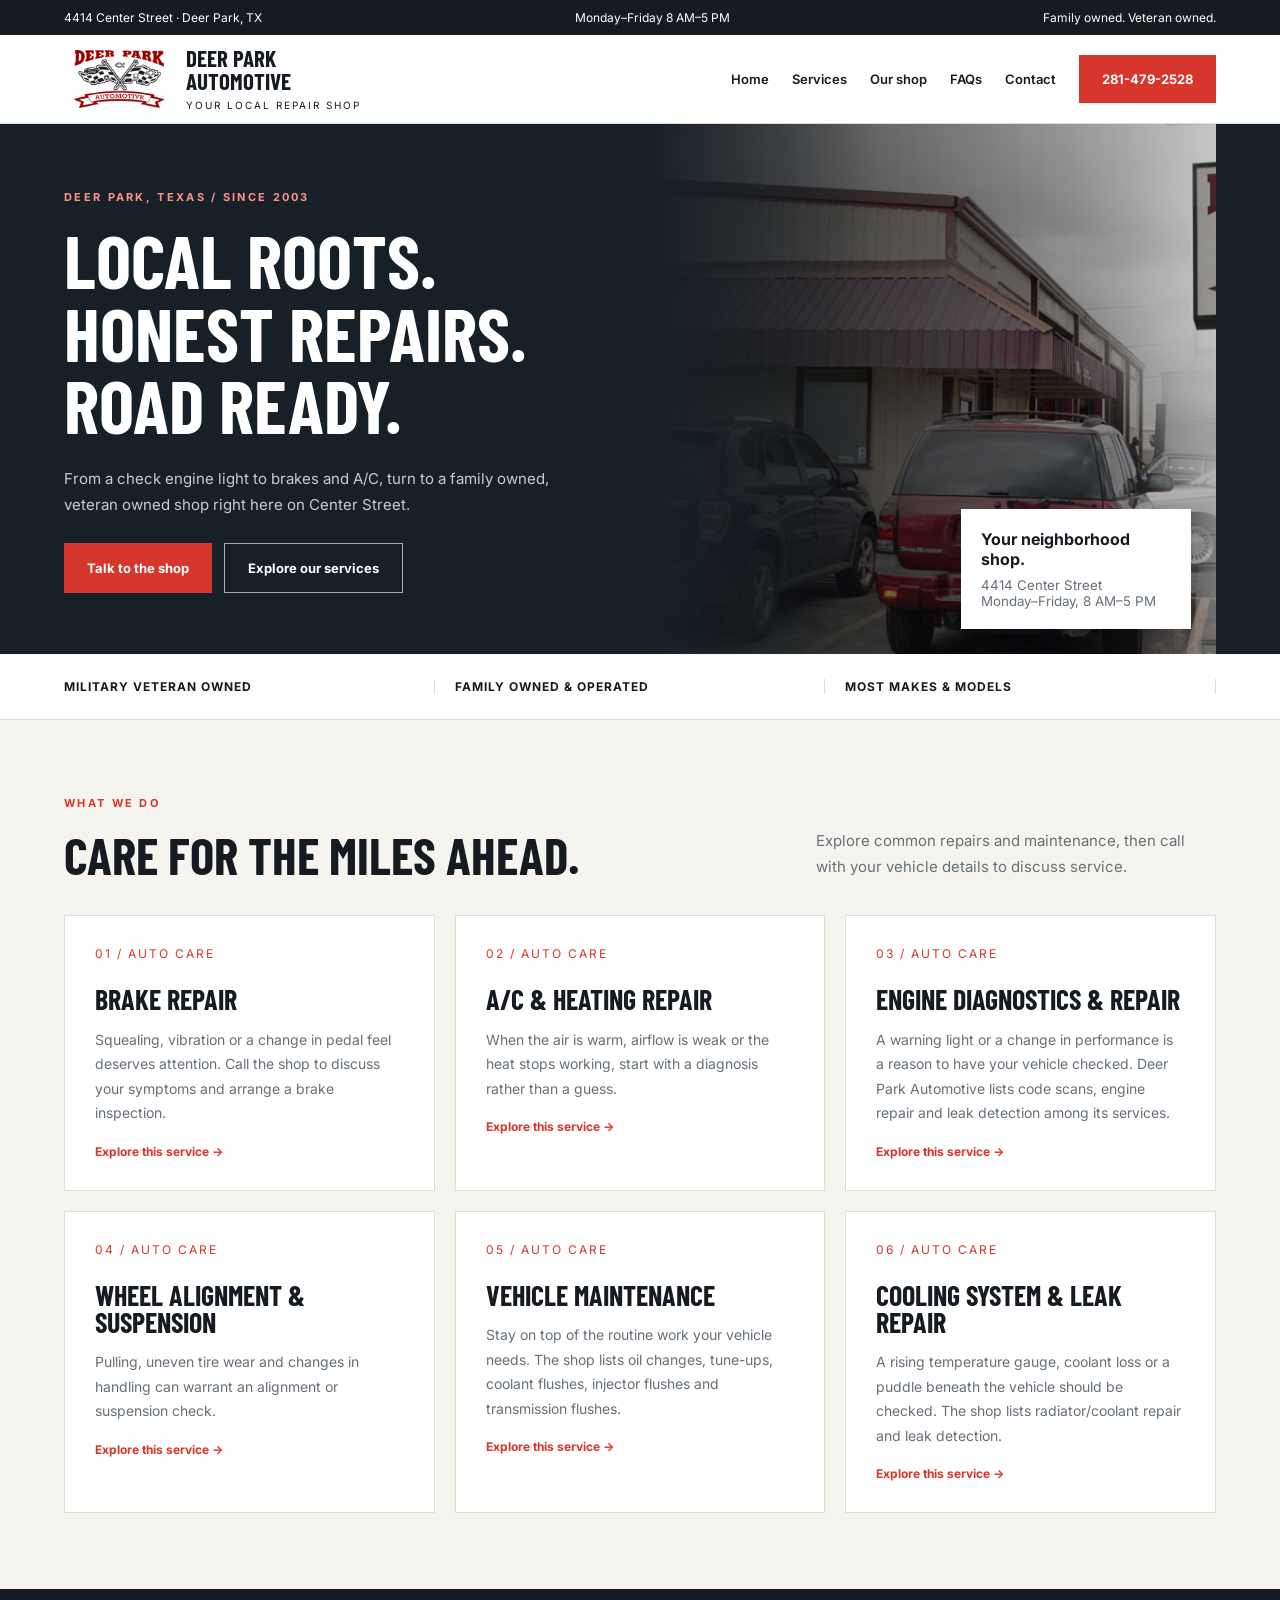
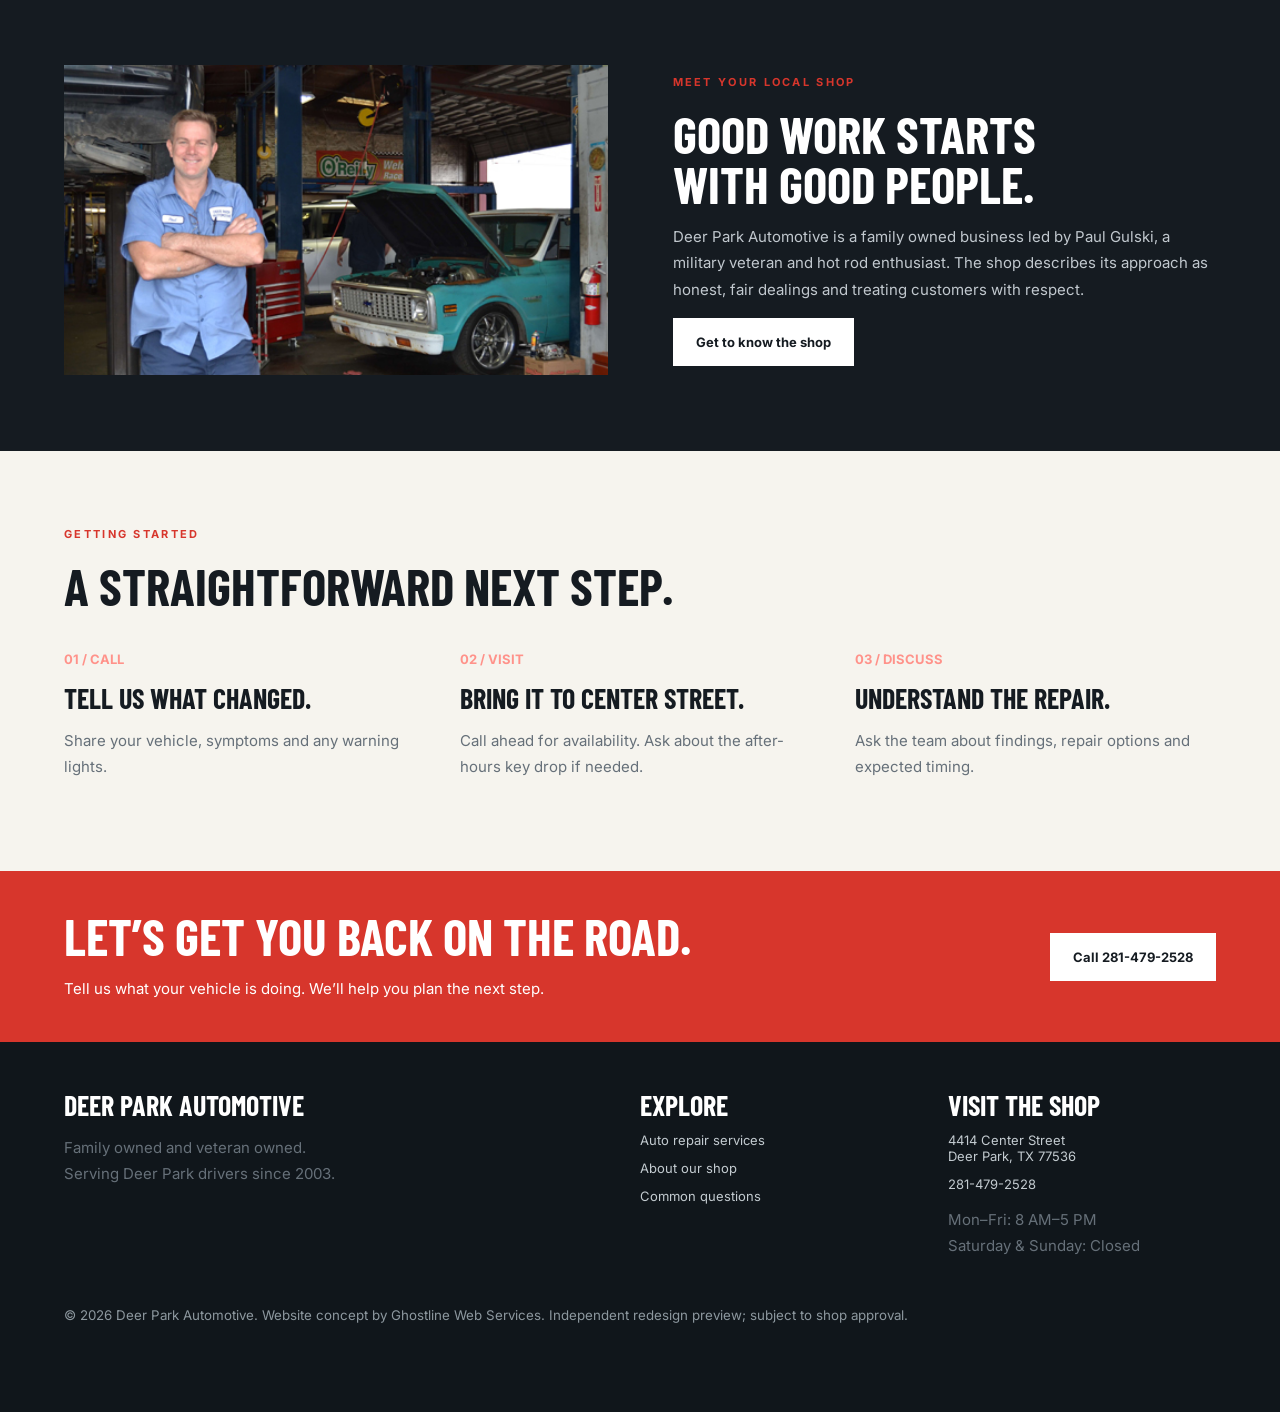
<file: index.html>
<!doctype html><html lang="en"><head><meta charset="utf-8"><meta name="viewport" content="width=device-width,initial-scale=1"><meta name="robots" content="noindex,nofollow"><title>Auto Repair in Deer Park, TX | Deer Park Automotive</title><meta name="description" content="Family owned and veteran owned automotive repair in Deer Park. Brakes, engine repair, A/C, alignment and maintenance. Call 281-479-2528."><meta name="theme-color" content="#151b21"><link rel="stylesheet" href="assets/style.css"><script type="application/ld+json">{"@context": "https://schema.org", "@type": "AutoRepair", "name": "Deer Park Automotive", "telephone": "+1-281-479-2528", "address": {"@type": "PostalAddress", "streetAddress": "4414 Center Street", "addressLocality": "Deer Park", "addressRegion": "TX", "postalCode": "77536", "addressCountry": "US"}, "openingHoursSpecification": [{"@type": "OpeningHoursSpecification", "dayOfWeek": ["Monday", "Tuesday", "Wednesday", "Thursday", "Friday"], "opens": "08:00", "closes": "17:00"}]}</script></head><body><div class="top"><div class="wrap"><span>4414 Center Street · Deer Park, TX</span><span class="hours">Monday–Friday 8 AM–5 PM</span><span>Family owned. Veteran owned.</span></div></div><header><div class="wrap nav"><a class="brand" href="index.html"><img src="assets/logo.png" alt="Deer Park Automotive logo"><strong>Deer Park<br>Automotive<small>YOUR LOCAL REPAIR SHOP</small></strong></a><button class="menu" aria-expanded="false" aria-controls="navigation">Menu</button><nav id="navigation"><a href="index.html">Home</a><a href="services.html">Services</a><a href="about.html">Our shop</a><a href="faq.html">FAQs</a><a href="contact.html">Contact</a><a class="button" href="tel:+12814792528">281-479-2528</a></nav></div></header><main><section class="hero"><div class="wrap hero-grid"><div class="hero-copy"><div class="eyebrow">Deer Park, Texas / Since 2003</div><h1>Local roots.<br>Honest repairs.<br>Road ready.</h1><p>From a check engine light to brakes and A/C, turn to a family owned, veteran owned shop right here on Center Street.</p><div class="actions"><a class="button" href="tel:+12814792528">Talk to the shop</a><a class="button outline" href="services.html">Explore our services</a></div></div><div class="hero-media"><img src="assets/hero.jpg" alt="Automotive imagery from the existing Deer Park Automotive website"><div class="hero-note"><strong>Your neighborhood shop.</strong><small>4414 Center Street<br>Monday–Friday, 8 AM–5 PM</small></div></div></div></section><div class="trust"><div class="wrap"><span>Military veteran owned</span><span>Family owned & operated</span><span>Most makes & models</span></div></div><section class="section wrap"><div class="section-head"><div><div class="eyebrow">What we do</div><h2>Care for the miles ahead.</h2></div><p>Explore common repairs and maintenance, then call with your vehicle details to discuss service.</p></div><div class="grid"><a class="card" href="brake-repair.html"><span class="number">01 / AUTO CARE</span><h3>Brake repair</h3><p>Squealing, vibration or a change in pedal feel deserves attention. Call the shop to discuss your symptoms and arrange a brake inspection.</p><span class="link">Explore this service →</span></a><a class="card" href="ac-heating-repair.html"><span class="number">02 / AUTO CARE</span><h3>A/C & heating repair</h3><p>When the air is warm, airflow is weak or the heat stops working, start with a diagnosis rather than a guess.</p><span class="link">Explore this service →</span></a><a class="card" href="engine-diagnostics.html"><span class="number">03 / AUTO CARE</span><h3>Engine diagnostics & repair</h3><p>A warning light or a change in performance is a reason to have your vehicle checked. Deer Park Automotive lists code scans, engine repair and leak detection among its services.</p><span class="link">Explore this service →</span></a><a class="card" href="wheel-alignment.html"><span class="number">04 / AUTO CARE</span><h3>Wheel alignment & suspension</h3><p>Pulling, uneven tire wear and changes in handling can warrant an alignment or suspension check.</p><span class="link">Explore this service →</span></a><a class="card" href="maintenance.html"><span class="number">05 / AUTO CARE</span><h3>Vehicle maintenance</h3><p>Stay on top of the routine work your vehicle needs. The shop lists oil changes, tune-ups, coolant flushes, injector flushes and transmission flushes.</p><span class="link">Explore this service →</span></a><a class="card" href="cooling-system.html"><span class="number">06 / AUTO CARE</span><h3>Cooling system & leak repair</h3><p>A rising temperature gauge, coolant loss or a puddle beneath the vehicle should be checked. The shop lists radiator/coolant repair and leak detection.</p><span class="link">Explore this service →</span></a></div></section><section class="section dark"><div class="wrap split"><img src="assets/owner.jpg" alt="Paul Gulski, featured on the shop’s existing About page" loading="lazy"><div><div class="eyebrow">Meet your local shop</div><h2>Good work starts<br>with good people.</h2><p>Deer Park Automotive is a family owned business led by Paul Gulski, a military veteran and hot rod enthusiast. The shop describes its approach as honest, fair dealings and treating customers with respect.</p><a class="button light" href="about.html">Get to know the shop</a></div></div></section><section class="section wrap"><div class="eyebrow">Getting started</div><h2>A straightforward next step.</h2><div class="steps"><div><b>01 / CALL</b><h3>Tell us what changed.</h3><p>Share your vehicle, symptoms and any warning lights.</p></div><div><b>02 / VISIT</b><h3>Bring it to Center Street.</h3><p>Call ahead for availability. Ask about the after-hours key drop if needed.</p></div><div><b>03 / DISCUSS</b><h3>Understand the repair.</h3><p>Ask the team about findings, repair options and expected timing.</p></div></div></section></main><section class="cta"><div class="wrap"><div><h2>Let’s get you back on the road.</h2><p>Tell us what your vehicle is doing. We’ll help you plan the next step.</p></div><a class="button light" href="tel:+12814792528">Call 281-479-2528</a></div></section><footer><div class="wrap"><div class="cols"><div><h3>Deer Park Automotive</h3><p>Family owned and veteran owned.<br>Serving Deer Park drivers since 2003.</p></div><div><h3>Explore</h3><a href="services.html">Auto repair services</a><a href="about.html">About our shop</a><a href="faq.html">Common questions</a></div><div><h3>Visit the shop</h3><a href="contact.html">4414 Center Street<br>Deer Park, TX 77536</a><a href="tel:+12814792528">281-479-2528</a><p>Mon–Fri: 8 AM–5 PM<br>Saturday & Sunday: Closed</p></div></div><small>© 2026 Deer Park Automotive. Website concept by Ghostline Web Services. Independent redesign preview; subject to shop approval.</small></div></footer><a class="mobile-call" href="tel:+12814792528"><span>Call the shop</span><span>281-479-2528</span></a><script src="assets/site.js"></script></body></html>
</file>
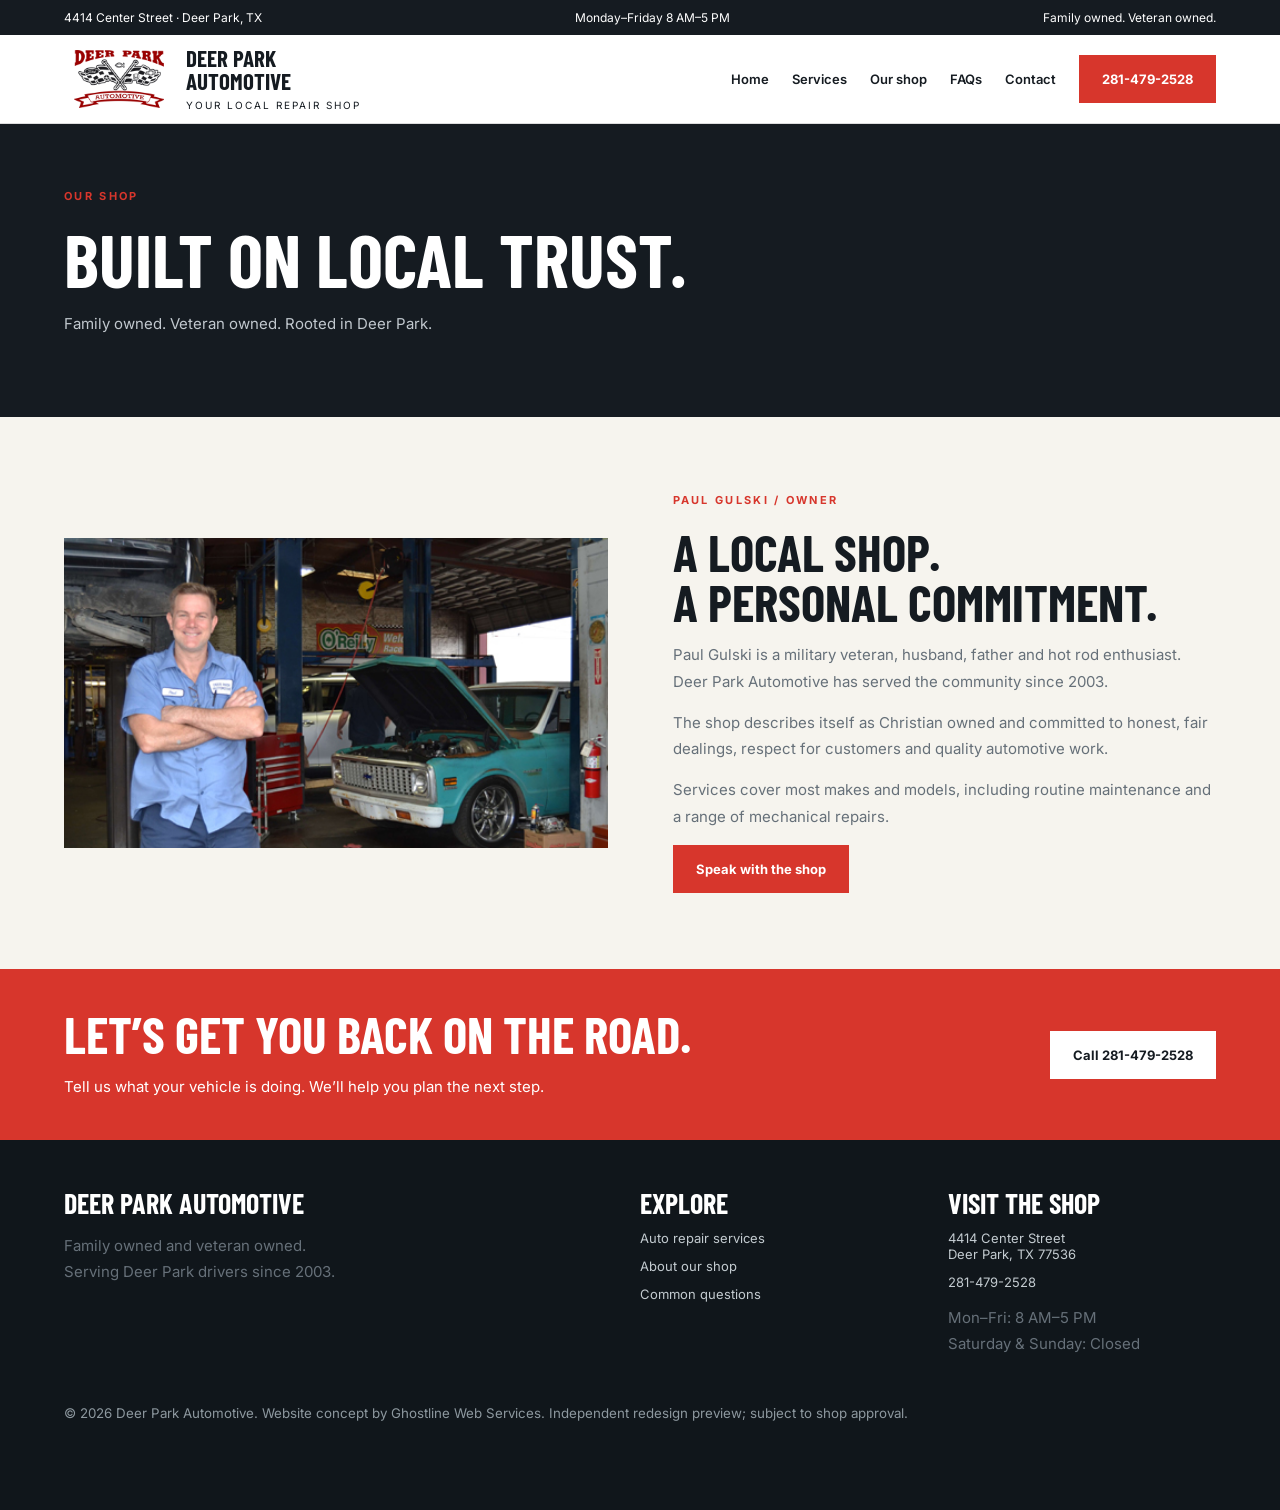
<file: about.html>
<!doctype html><html lang="en"><head><meta charset="utf-8"><meta name="viewport" content="width=device-width,initial-scale=1"><meta name="robots" content="noindex,nofollow"><title>Family Owned, Veteran Owned Auto Repair | Deer Park Automotive</title><meta name="description" content="Meet Paul Gulski and Deer Park Automotive, a family owned and veteran owned repair shop."><meta name="theme-color" content="#151b21"><link rel="stylesheet" href="assets/style.css"><script type="application/ld+json">{"@context": "https://schema.org", "@type": "AutoRepair", "name": "Deer Park Automotive", "telephone": "+1-281-479-2528", "address": {"@type": "PostalAddress", "streetAddress": "4414 Center Street", "addressLocality": "Deer Park", "addressRegion": "TX", "postalCode": "77536", "addressCountry": "US"}, "openingHoursSpecification": [{"@type": "OpeningHoursSpecification", "dayOfWeek": ["Monday", "Tuesday", "Wednesday", "Thursday", "Friday"], "opens": "08:00", "closes": "17:00"}]}</script></head><body><div class="top"><div class="wrap"><span>4414 Center Street · Deer Park, TX</span><span class="hours">Monday–Friday 8 AM–5 PM</span><span>Family owned. Veteran owned.</span></div></div><header><div class="wrap nav"><a class="brand" href="index.html"><img src="assets/logo.png" alt="Deer Park Automotive logo"><strong>Deer Park<br>Automotive<small>YOUR LOCAL REPAIR SHOP</small></strong></a><button class="menu" aria-expanded="false" aria-controls="navigation">Menu</button><nav id="navigation"><a href="index.html">Home</a><a href="services.html">Services</a><a href="about.html">Our shop</a><a href="faq.html">FAQs</a><a href="contact.html">Contact</a><a class="button" href="tel:+12814792528">281-479-2528</a></nav></div></header><main><section class="page-hero"><div class="wrap"><div class="eyebrow">Our shop</div><h1>Built on local trust.</h1><p>Family owned. Veteran owned. Rooted in Deer Park.</p></div></section><section class="section wrap split"><img src="assets/owner.jpg" alt="Paul Gulski" loading="lazy"><div><div class="eyebrow">Paul Gulski / Owner</div><h2>A local shop.<br>A personal commitment.</h2><p>Paul Gulski is a military veteran, husband, father and hot rod enthusiast. Deer Park Automotive has served the community since 2003.</p><p>The shop describes itself as Christian owned and committed to honest, fair dealings, respect for customers and quality automotive work.</p><p>Services cover most makes and models, including routine maintenance and a range of mechanical repairs.</p><a class="button" href="tel:+12814792528">Speak with the shop</a></div></section></main><section class="cta"><div class="wrap"><div><h2>Let’s get you back on the road.</h2><p>Tell us what your vehicle is doing. We’ll help you plan the next step.</p></div><a class="button light" href="tel:+12814792528">Call 281-479-2528</a></div></section><footer><div class="wrap"><div class="cols"><div><h3>Deer Park Automotive</h3><p>Family owned and veteran owned.<br>Serving Deer Park drivers since 2003.</p></div><div><h3>Explore</h3><a href="services.html">Auto repair services</a><a href="about.html">About our shop</a><a href="faq.html">Common questions</a></div><div><h3>Visit the shop</h3><a href="contact.html">4414 Center Street<br>Deer Park, TX 77536</a><a href="tel:+12814792528">281-479-2528</a><p>Mon–Fri: 8 AM–5 PM<br>Saturday & Sunday: Closed</p></div></div><small>© 2026 Deer Park Automotive. Website concept by Ghostline Web Services. Independent redesign preview; subject to shop approval.</small></div></footer><a class="mobile-call" href="tel:+12814792528"><span>Call the shop</span><span>281-479-2528</span></a><script src="assets/site.js"></script></body></html>
</file>
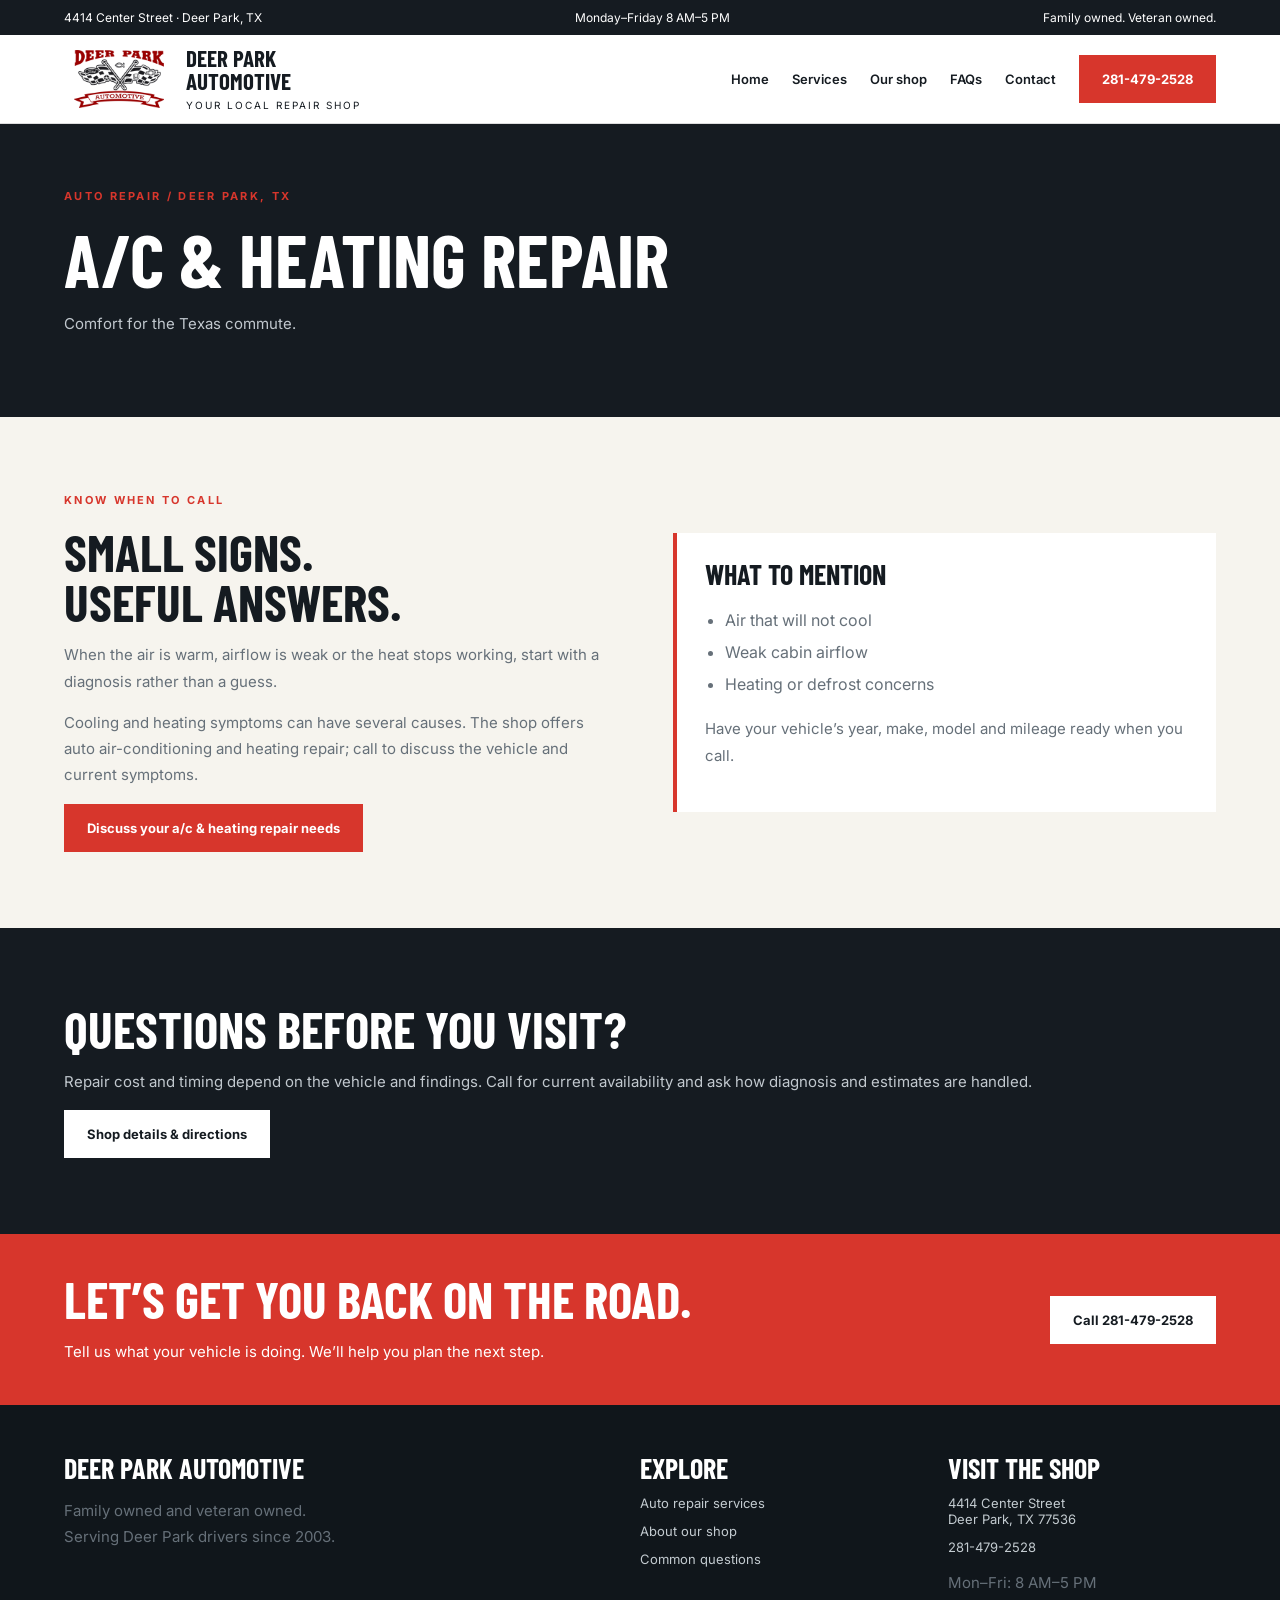
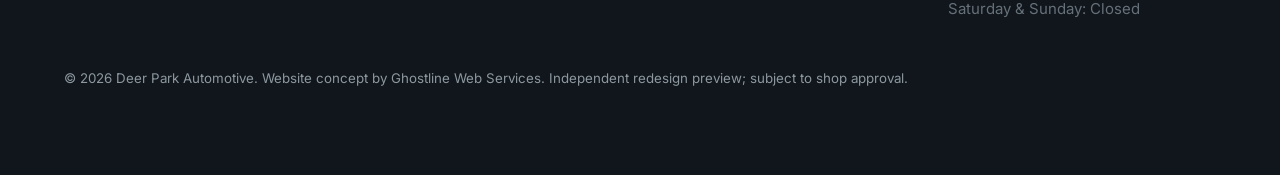
<file: ac-heating-repair.html>
<!doctype html><html lang="en"><head><meta charset="utf-8"><meta name="viewport" content="width=device-width,initial-scale=1"><meta name="robots" content="noindex,nofollow"><title>A/C &amp; heating repair in Deer Park, TX | Deer Park Automotive</title><meta name="description" content="When the air is warm, airflow is weak or the heat stops working, start with a diagnosis rather than a guess."><meta name="theme-color" content="#151b21"><link rel="stylesheet" href="assets/style.css"><script type="application/ld+json">{"@context": "https://schema.org", "@type": "AutoRepair", "name": "Deer Park Automotive", "telephone": "+1-281-479-2528", "address": {"@type": "PostalAddress", "streetAddress": "4414 Center Street", "addressLocality": "Deer Park", "addressRegion": "TX", "postalCode": "77536", "addressCountry": "US"}, "openingHoursSpecification": [{"@type": "OpeningHoursSpecification", "dayOfWeek": ["Monday", "Tuesday", "Wednesday", "Thursday", "Friday"], "opens": "08:00", "closes": "17:00"}]}</script></head><body><div class="top"><div class="wrap"><span>4414 Center Street · Deer Park, TX</span><span class="hours">Monday–Friday 8 AM–5 PM</span><span>Family owned. Veteran owned.</span></div></div><header><div class="wrap nav"><a class="brand" href="index.html"><img src="assets/logo.png" alt="Deer Park Automotive logo"><strong>Deer Park<br>Automotive<small>YOUR LOCAL REPAIR SHOP</small></strong></a><button class="menu" aria-expanded="false" aria-controls="navigation">Menu</button><nav id="navigation"><a href="index.html">Home</a><a href="services.html">Services</a><a href="about.html">Our shop</a><a href="faq.html">FAQs</a><a href="contact.html">Contact</a><a class="button" href="tel:+12814792528">281-479-2528</a></nav></div></header><main><section class="page-hero"><div class="wrap"><div class="eyebrow">Auto repair / Deer Park, TX</div><h1>A/C & heating repair</h1><p>Comfort for the Texas commute.</p></div></section><section class="section wrap split"><div><div class="eyebrow">Know when to call</div><h2>Small signs.<br>Useful answers.</h2><p>When the air is warm, airflow is weak or the heat stops working, start with a diagnosis rather than a guess.</p><p>Cooling and heating symptoms can have several causes. The shop offers auto air-conditioning and heating repair; call to discuss the vehicle and current symptoms.</p><a class="button" href="tel:+12814792528">Discuss your a/c & heating repair needs</a></div><div class="checklist"><h3>What to mention</h3><ul><li>Air that will not cool</li><li>Weak cabin airflow</li><li>Heating or defrost concerns</li></ul><p>Have your vehicle’s year, make, model and mileage ready when you call.</p></div></section><section class="section dark"><div class="wrap"><h2>Questions before you visit?</h2><p>Repair cost and timing depend on the vehicle and findings. Call for current availability and ask how diagnosis and estimates are handled.</p><a class="button light" href="contact.html">Shop details & directions</a></div></section></main><section class="cta"><div class="wrap"><div><h2>Let’s get you back on the road.</h2><p>Tell us what your vehicle is doing. We’ll help you plan the next step.</p></div><a class="button light" href="tel:+12814792528">Call 281-479-2528</a></div></section><footer><div class="wrap"><div class="cols"><div><h3>Deer Park Automotive</h3><p>Family owned and veteran owned.<br>Serving Deer Park drivers since 2003.</p></div><div><h3>Explore</h3><a href="services.html">Auto repair services</a><a href="about.html">About our shop</a><a href="faq.html">Common questions</a></div><div><h3>Visit the shop</h3><a href="contact.html">4414 Center Street<br>Deer Park, TX 77536</a><a href="tel:+12814792528">281-479-2528</a><p>Mon–Fri: 8 AM–5 PM<br>Saturday & Sunday: Closed</p></div></div><small>© 2026 Deer Park Automotive. Website concept by Ghostline Web Services. Independent redesign preview; subject to shop approval.</small></div></footer><a class="mobile-call" href="tel:+12814792528"><span>Call the shop</span><span>281-479-2528</span></a><script src="assets/site.js"></script></body></html>
</file>
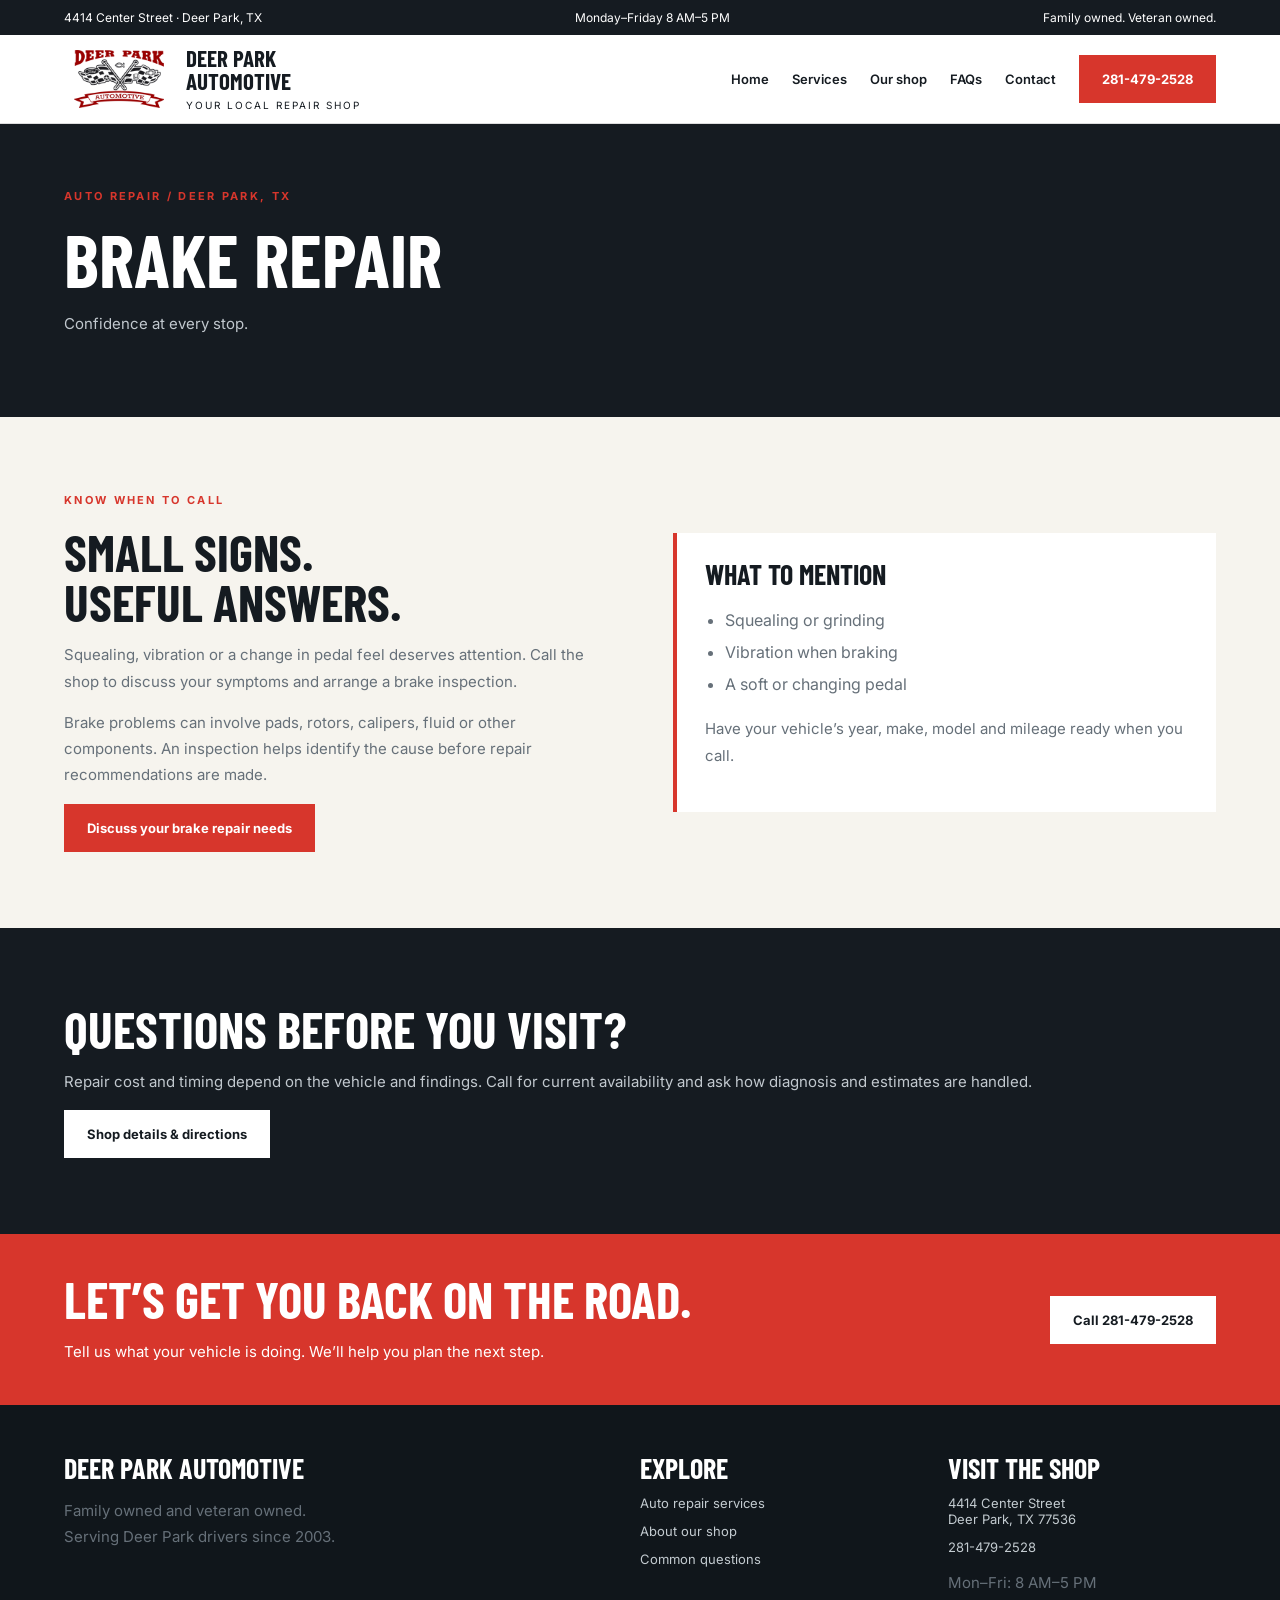
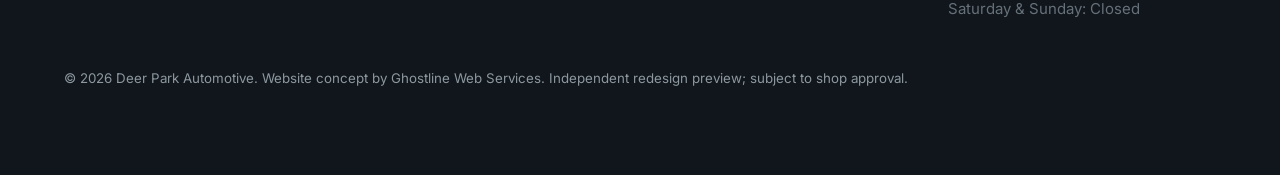
<file: brake-repair.html>
<!doctype html><html lang="en"><head><meta charset="utf-8"><meta name="viewport" content="width=device-width,initial-scale=1"><meta name="robots" content="noindex,nofollow"><title>Brake repair in Deer Park, TX | Deer Park Automotive</title><meta name="description" content="Squealing, vibration or a change in pedal feel deserves attention. Call the shop to discuss your symptoms and arrange a brake inspection."><meta name="theme-color" content="#151b21"><link rel="stylesheet" href="assets/style.css"><script type="application/ld+json">{"@context": "https://schema.org", "@type": "AutoRepair", "name": "Deer Park Automotive", "telephone": "+1-281-479-2528", "address": {"@type": "PostalAddress", "streetAddress": "4414 Center Street", "addressLocality": "Deer Park", "addressRegion": "TX", "postalCode": "77536", "addressCountry": "US"}, "openingHoursSpecification": [{"@type": "OpeningHoursSpecification", "dayOfWeek": ["Monday", "Tuesday", "Wednesday", "Thursday", "Friday"], "opens": "08:00", "closes": "17:00"}]}</script></head><body><div class="top"><div class="wrap"><span>4414 Center Street · Deer Park, TX</span><span class="hours">Monday–Friday 8 AM–5 PM</span><span>Family owned. Veteran owned.</span></div></div><header><div class="wrap nav"><a class="brand" href="index.html"><img src="assets/logo.png" alt="Deer Park Automotive logo"><strong>Deer Park<br>Automotive<small>YOUR LOCAL REPAIR SHOP</small></strong></a><button class="menu" aria-expanded="false" aria-controls="navigation">Menu</button><nav id="navigation"><a href="index.html">Home</a><a href="services.html">Services</a><a href="about.html">Our shop</a><a href="faq.html">FAQs</a><a href="contact.html">Contact</a><a class="button" href="tel:+12814792528">281-479-2528</a></nav></div></header><main><section class="page-hero"><div class="wrap"><div class="eyebrow">Auto repair / Deer Park, TX</div><h1>Brake repair</h1><p>Confidence at every stop.</p></div></section><section class="section wrap split"><div><div class="eyebrow">Know when to call</div><h2>Small signs.<br>Useful answers.</h2><p>Squealing, vibration or a change in pedal feel deserves attention. Call the shop to discuss your symptoms and arrange a brake inspection.</p><p>Brake problems can involve pads, rotors, calipers, fluid or other components. An inspection helps identify the cause before repair recommendations are made.</p><a class="button" href="tel:+12814792528">Discuss your brake repair needs</a></div><div class="checklist"><h3>What to mention</h3><ul><li>Squealing or grinding</li><li>Vibration when braking</li><li>A soft or changing pedal</li></ul><p>Have your vehicle’s year, make, model and mileage ready when you call.</p></div></section><section class="section dark"><div class="wrap"><h2>Questions before you visit?</h2><p>Repair cost and timing depend on the vehicle and findings. Call for current availability and ask how diagnosis and estimates are handled.</p><a class="button light" href="contact.html">Shop details & directions</a></div></section></main><section class="cta"><div class="wrap"><div><h2>Let’s get you back on the road.</h2><p>Tell us what your vehicle is doing. We’ll help you plan the next step.</p></div><a class="button light" href="tel:+12814792528">Call 281-479-2528</a></div></section><footer><div class="wrap"><div class="cols"><div><h3>Deer Park Automotive</h3><p>Family owned and veteran owned.<br>Serving Deer Park drivers since 2003.</p></div><div><h3>Explore</h3><a href="services.html">Auto repair services</a><a href="about.html">About our shop</a><a href="faq.html">Common questions</a></div><div><h3>Visit the shop</h3><a href="contact.html">4414 Center Street<br>Deer Park, TX 77536</a><a href="tel:+12814792528">281-479-2528</a><p>Mon–Fri: 8 AM–5 PM<br>Saturday & Sunday: Closed</p></div></div><small>© 2026 Deer Park Automotive. Website concept by Ghostline Web Services. Independent redesign preview; subject to shop approval.</small></div></footer><a class="mobile-call" href="tel:+12814792528"><span>Call the shop</span><span>281-479-2528</span></a><script src="assets/site.js"></script></body></html>
</file>
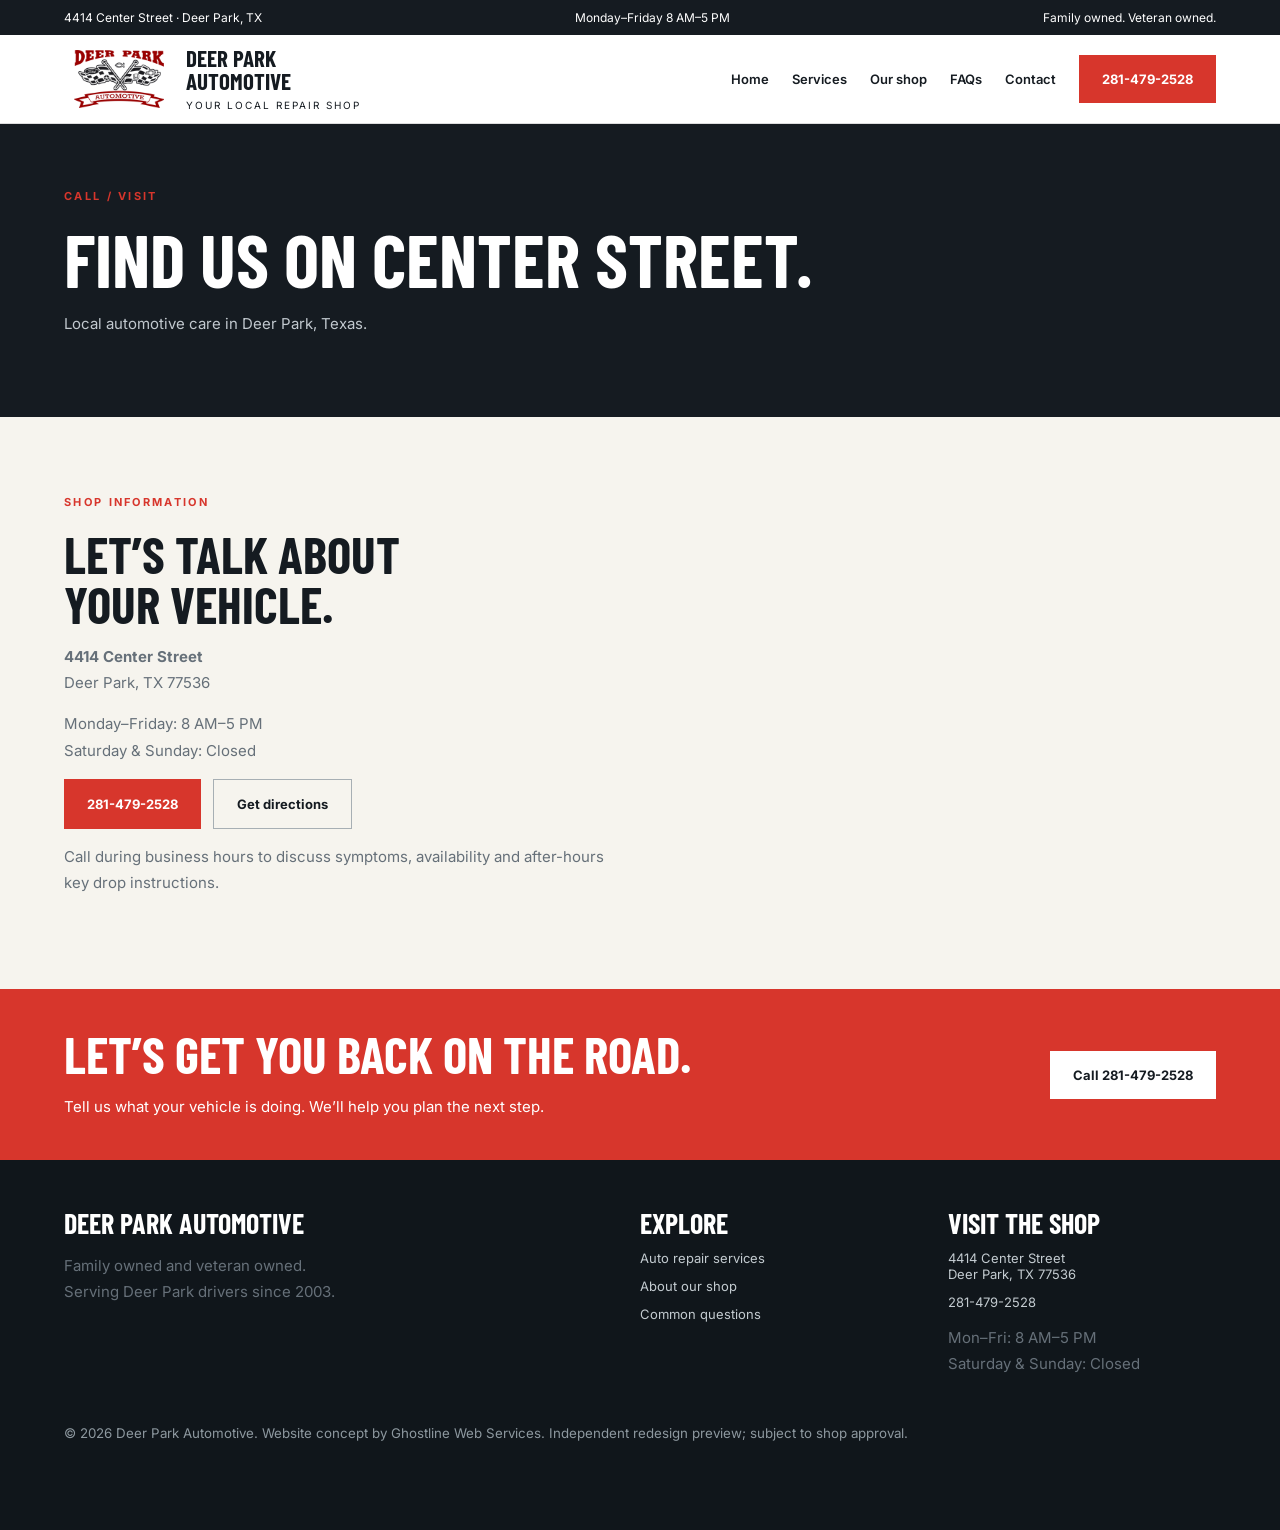
<file: contact.html>
<!doctype html><html lang="en"><head><meta charset="utf-8"><meta name="viewport" content="width=device-width,initial-scale=1"><meta name="robots" content="noindex,nofollow"><title>Contact &amp; Directions | Deer Park Automotive</title><meta name="description" content="Visit Deer Park Automotive at 4414 Center Street. Call 281-479-2528. Monday–Friday 8 AM–5 PM."><meta name="theme-color" content="#151b21"><link rel="stylesheet" href="assets/style.css"><script type="application/ld+json">{"@context": "https://schema.org", "@type": "AutoRepair", "name": "Deer Park Automotive", "telephone": "+1-281-479-2528", "address": {"@type": "PostalAddress", "streetAddress": "4414 Center Street", "addressLocality": "Deer Park", "addressRegion": "TX", "postalCode": "77536", "addressCountry": "US"}, "openingHoursSpecification": [{"@type": "OpeningHoursSpecification", "dayOfWeek": ["Monday", "Tuesday", "Wednesday", "Thursday", "Friday"], "opens": "08:00", "closes": "17:00"}]}</script></head><body><div class="top"><div class="wrap"><span>4414 Center Street · Deer Park, TX</span><span class="hours">Monday–Friday 8 AM–5 PM</span><span>Family owned. Veteran owned.</span></div></div><header><div class="wrap nav"><a class="brand" href="index.html"><img src="assets/logo.png" alt="Deer Park Automotive logo"><strong>Deer Park<br>Automotive<small>YOUR LOCAL REPAIR SHOP</small></strong></a><button class="menu" aria-expanded="false" aria-controls="navigation">Menu</button><nav id="navigation"><a href="index.html">Home</a><a href="services.html">Services</a><a href="about.html">Our shop</a><a href="faq.html">FAQs</a><a href="contact.html">Contact</a><a class="button" href="tel:+12814792528">281-479-2528</a></nav></div></header><main><section class="page-hero"><div class="wrap"><div class="eyebrow">Call / Visit</div><h1>Find us on Center Street.</h1><p>Local automotive care in Deer Park, Texas.</p></div></section><section class="section wrap split"><div><div class="eyebrow">Shop information</div><h2>Let’s talk about<br>your vehicle.</h2><p><strong>4414 Center Street</strong><br>Deer Park, TX 77536</p><p>Monday–Friday: 8 AM–5 PM<br>Saturday & Sunday: Closed</p><div class="actions"><a class="button" href="tel:+12814792528">281-479-2528</a><a class="button outline" href="https://www.google.com/maps/dir/?api=1&destination=4414+Center+Street+Deer+Park+TX+77536" target="_blank" rel="noopener">Get directions</a></div><p>Call during business hours to discuss symptoms, availability and after-hours key drop instructions.</p></div><iframe title="Google Map showing Deer Park Automotive at 4414 Center Street" loading="lazy" referrerpolicy="no-referrer-when-downgrade" src="https://www.google.com/maps?q=Deer+Park+Automotive+4414+Center+Street+Deer+Park+TX&output=embed"></iframe></section></main><section class="cta"><div class="wrap"><div><h2>Let’s get you back on the road.</h2><p>Tell us what your vehicle is doing. We’ll help you plan the next step.</p></div><a class="button light" href="tel:+12814792528">Call 281-479-2528</a></div></section><footer><div class="wrap"><div class="cols"><div><h3>Deer Park Automotive</h3><p>Family owned and veteran owned.<br>Serving Deer Park drivers since 2003.</p></div><div><h3>Explore</h3><a href="services.html">Auto repair services</a><a href="about.html">About our shop</a><a href="faq.html">Common questions</a></div><div><h3>Visit the shop</h3><a href="contact.html">4414 Center Street<br>Deer Park, TX 77536</a><a href="tel:+12814792528">281-479-2528</a><p>Mon–Fri: 8 AM–5 PM<br>Saturday & Sunday: Closed</p></div></div><small>© 2026 Deer Park Automotive. Website concept by Ghostline Web Services. Independent redesign preview; subject to shop approval.</small></div></footer><a class="mobile-call" href="tel:+12814792528"><span>Call the shop</span><span>281-479-2528</span></a><script src="assets/site.js"></script></body></html>
</file>
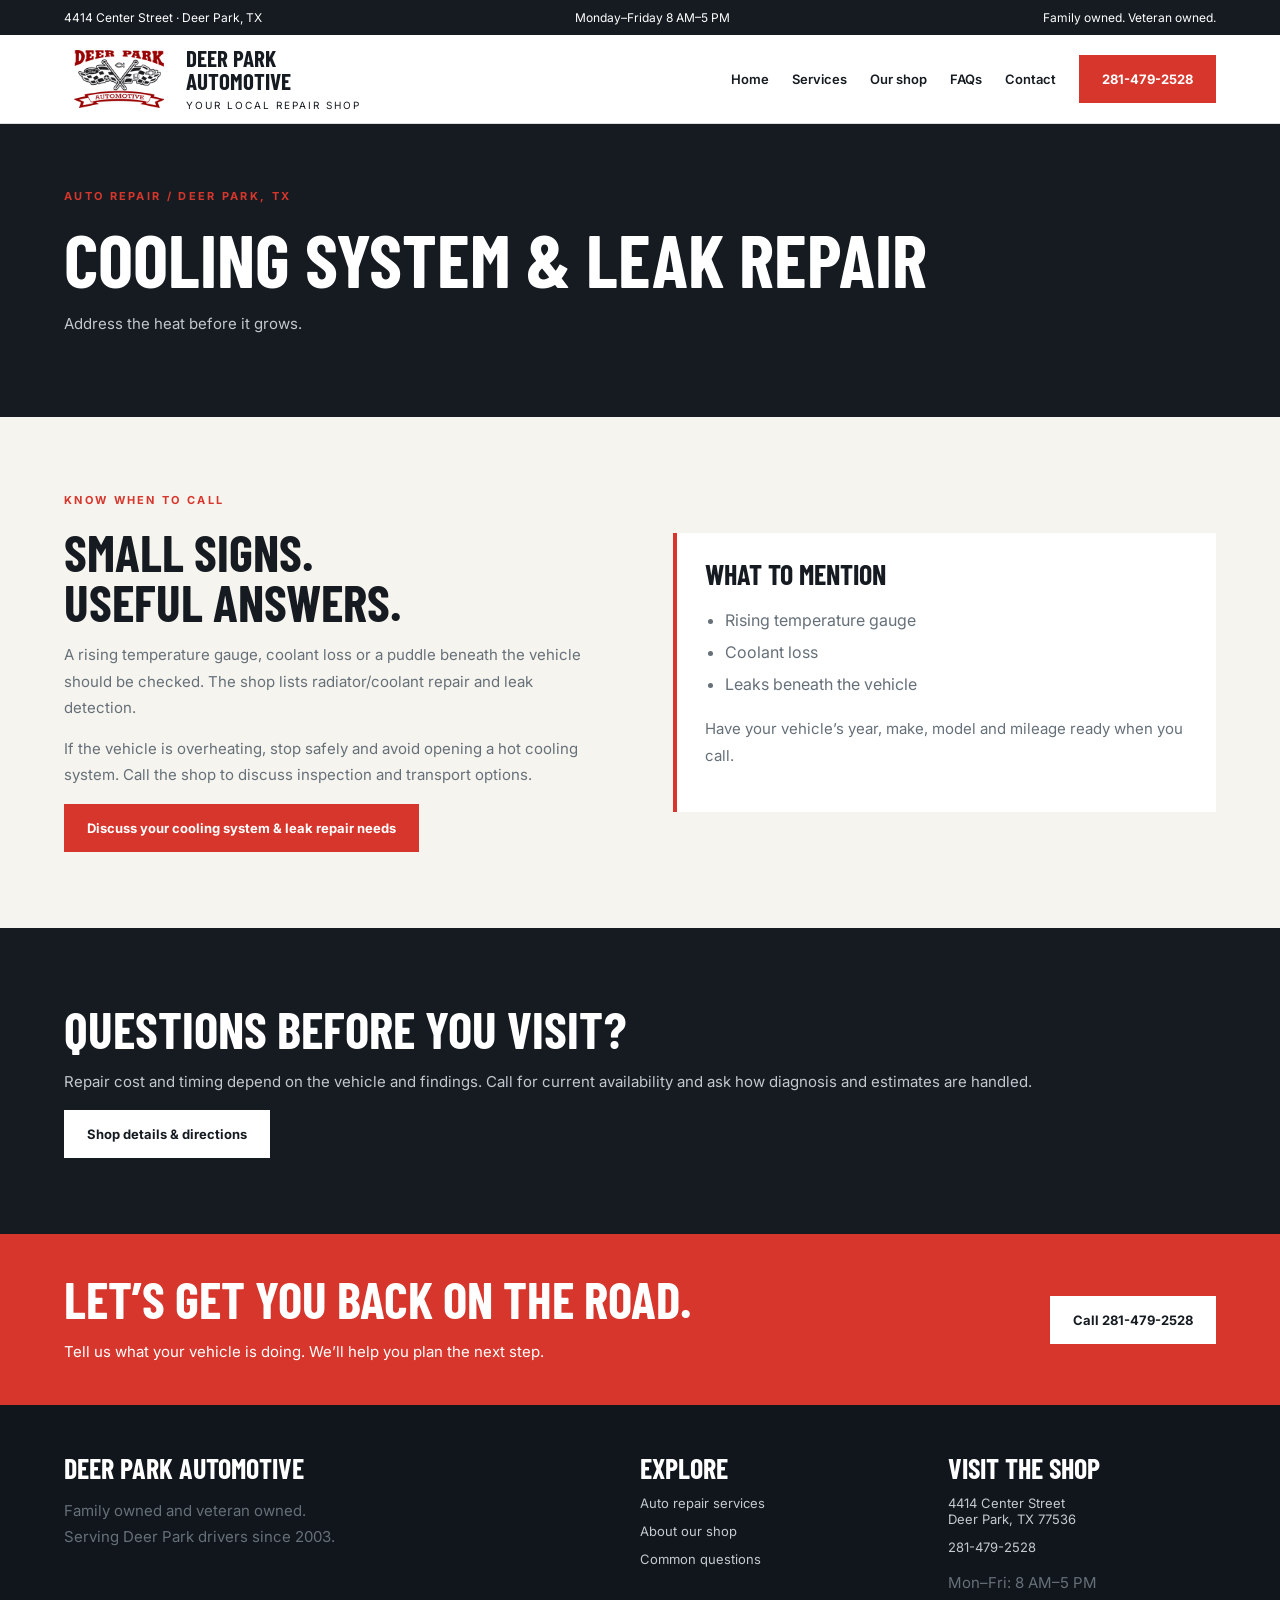
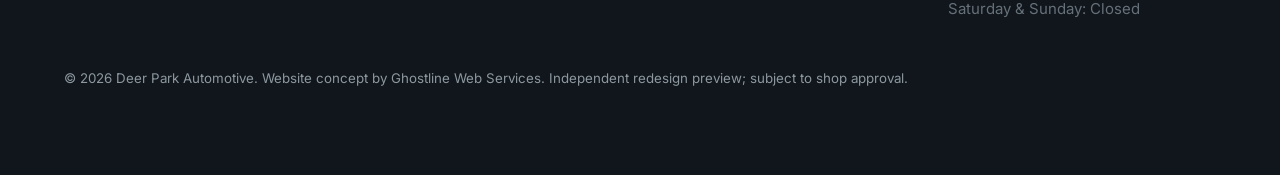
<file: cooling-system.html>
<!doctype html><html lang="en"><head><meta charset="utf-8"><meta name="viewport" content="width=device-width,initial-scale=1"><meta name="robots" content="noindex,nofollow"><title>Cooling system &amp; leak repair in Deer Park, TX | Deer Park Automotive</title><meta name="description" content="A rising temperature gauge, coolant loss or a puddle beneath the vehicle should be checked. The shop lists radiator/coolant repair and leak detection."><meta name="theme-color" content="#151b21"><link rel="stylesheet" href="assets/style.css"><script type="application/ld+json">{"@context": "https://schema.org", "@type": "AutoRepair", "name": "Deer Park Automotive", "telephone": "+1-281-479-2528", "address": {"@type": "PostalAddress", "streetAddress": "4414 Center Street", "addressLocality": "Deer Park", "addressRegion": "TX", "postalCode": "77536", "addressCountry": "US"}, "openingHoursSpecification": [{"@type": "OpeningHoursSpecification", "dayOfWeek": ["Monday", "Tuesday", "Wednesday", "Thursday", "Friday"], "opens": "08:00", "closes": "17:00"}]}</script></head><body><div class="top"><div class="wrap"><span>4414 Center Street · Deer Park, TX</span><span class="hours">Monday–Friday 8 AM–5 PM</span><span>Family owned. Veteran owned.</span></div></div><header><div class="wrap nav"><a class="brand" href="index.html"><img src="assets/logo.png" alt="Deer Park Automotive logo"><strong>Deer Park<br>Automotive<small>YOUR LOCAL REPAIR SHOP</small></strong></a><button class="menu" aria-expanded="false" aria-controls="navigation">Menu</button><nav id="navigation"><a href="index.html">Home</a><a href="services.html">Services</a><a href="about.html">Our shop</a><a href="faq.html">FAQs</a><a href="contact.html">Contact</a><a class="button" href="tel:+12814792528">281-479-2528</a></nav></div></header><main><section class="page-hero"><div class="wrap"><div class="eyebrow">Auto repair / Deer Park, TX</div><h1>Cooling system & leak repair</h1><p>Address the heat before it grows.</p></div></section><section class="section wrap split"><div><div class="eyebrow">Know when to call</div><h2>Small signs.<br>Useful answers.</h2><p>A rising temperature gauge, coolant loss or a puddle beneath the vehicle should be checked. The shop lists radiator/coolant repair and leak detection.</p><p>If the vehicle is overheating, stop safely and avoid opening a hot cooling system. Call the shop to discuss inspection and transport options.</p><a class="button" href="tel:+12814792528">Discuss your cooling system & leak repair needs</a></div><div class="checklist"><h3>What to mention</h3><ul><li>Rising temperature gauge</li><li>Coolant loss</li><li>Leaks beneath the vehicle</li></ul><p>Have your vehicle’s year, make, model and mileage ready when you call.</p></div></section><section class="section dark"><div class="wrap"><h2>Questions before you visit?</h2><p>Repair cost and timing depend on the vehicle and findings. Call for current availability and ask how diagnosis and estimates are handled.</p><a class="button light" href="contact.html">Shop details & directions</a></div></section></main><section class="cta"><div class="wrap"><div><h2>Let’s get you back on the road.</h2><p>Tell us what your vehicle is doing. We’ll help you plan the next step.</p></div><a class="button light" href="tel:+12814792528">Call 281-479-2528</a></div></section><footer><div class="wrap"><div class="cols"><div><h3>Deer Park Automotive</h3><p>Family owned and veteran owned.<br>Serving Deer Park drivers since 2003.</p></div><div><h3>Explore</h3><a href="services.html">Auto repair services</a><a href="about.html">About our shop</a><a href="faq.html">Common questions</a></div><div><h3>Visit the shop</h3><a href="contact.html">4414 Center Street<br>Deer Park, TX 77536</a><a href="tel:+12814792528">281-479-2528</a><p>Mon–Fri: 8 AM–5 PM<br>Saturday & Sunday: Closed</p></div></div><small>© 2026 Deer Park Automotive. Website concept by Ghostline Web Services. Independent redesign preview; subject to shop approval.</small></div></footer><a class="mobile-call" href="tel:+12814792528"><span>Call the shop</span><span>281-479-2528</span></a><script src="assets/site.js"></script></body></html>
</file>
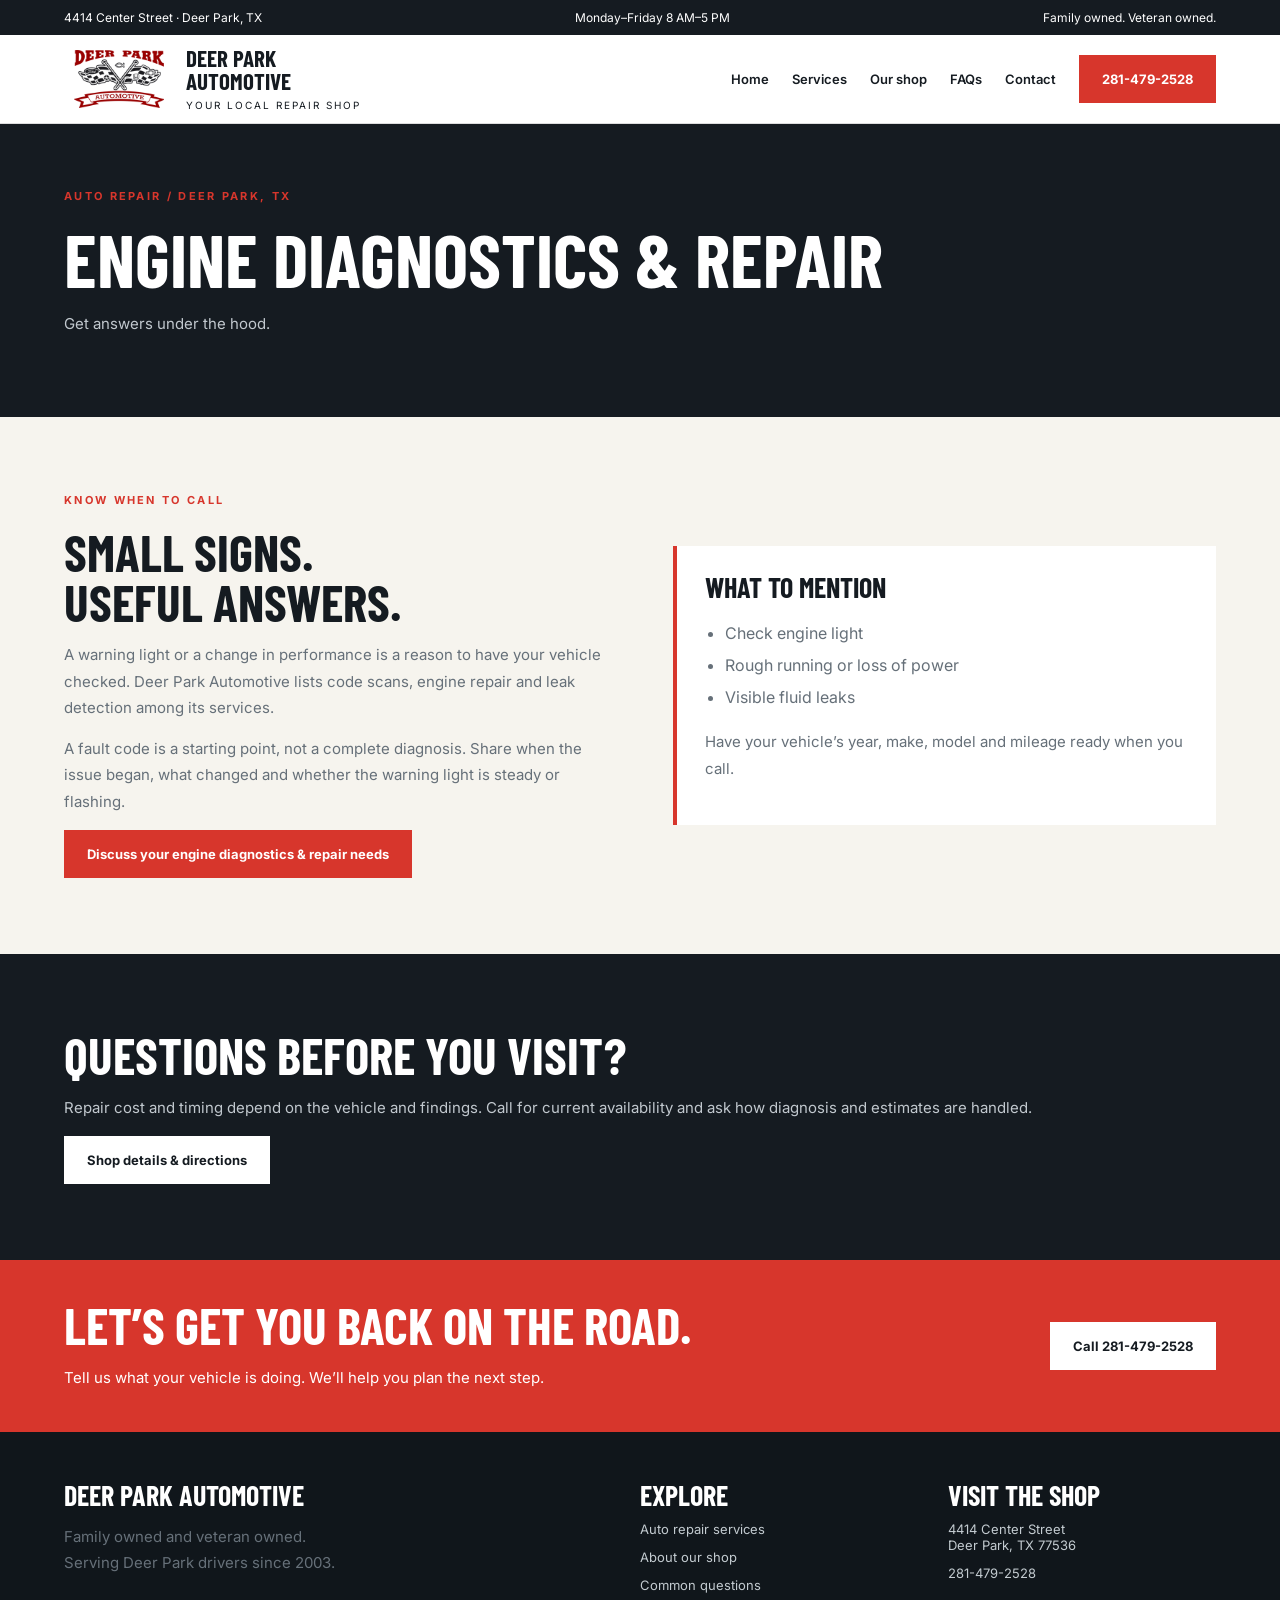
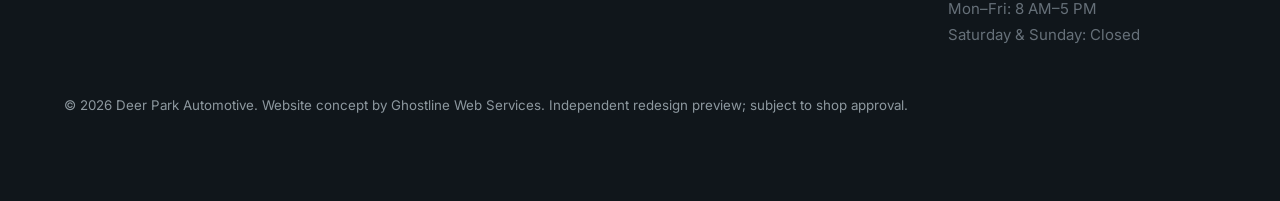
<file: engine-diagnostics.html>
<!doctype html><html lang="en"><head><meta charset="utf-8"><meta name="viewport" content="width=device-width,initial-scale=1"><meta name="robots" content="noindex,nofollow"><title>Engine diagnostics &amp; repair in Deer Park, TX | Deer Park Automotive</title><meta name="description" content="A warning light or a change in performance is a reason to have your vehicle checked. Deer Park Automotive lists code scans, engine repair and leak detection among its services."><meta name="theme-color" content="#151b21"><link rel="stylesheet" href="assets/style.css"><script type="application/ld+json">{"@context": "https://schema.org", "@type": "AutoRepair", "name": "Deer Park Automotive", "telephone": "+1-281-479-2528", "address": {"@type": "PostalAddress", "streetAddress": "4414 Center Street", "addressLocality": "Deer Park", "addressRegion": "TX", "postalCode": "77536", "addressCountry": "US"}, "openingHoursSpecification": [{"@type": "OpeningHoursSpecification", "dayOfWeek": ["Monday", "Tuesday", "Wednesday", "Thursday", "Friday"], "opens": "08:00", "closes": "17:00"}]}</script></head><body><div class="top"><div class="wrap"><span>4414 Center Street · Deer Park, TX</span><span class="hours">Monday–Friday 8 AM–5 PM</span><span>Family owned. Veteran owned.</span></div></div><header><div class="wrap nav"><a class="brand" href="index.html"><img src="assets/logo.png" alt="Deer Park Automotive logo"><strong>Deer Park<br>Automotive<small>YOUR LOCAL REPAIR SHOP</small></strong></a><button class="menu" aria-expanded="false" aria-controls="navigation">Menu</button><nav id="navigation"><a href="index.html">Home</a><a href="services.html">Services</a><a href="about.html">Our shop</a><a href="faq.html">FAQs</a><a href="contact.html">Contact</a><a class="button" href="tel:+12814792528">281-479-2528</a></nav></div></header><main><section class="page-hero"><div class="wrap"><div class="eyebrow">Auto repair / Deer Park, TX</div><h1>Engine diagnostics & repair</h1><p>Get answers under the hood.</p></div></section><section class="section wrap split"><div><div class="eyebrow">Know when to call</div><h2>Small signs.<br>Useful answers.</h2><p>A warning light or a change in performance is a reason to have your vehicle checked. Deer Park Automotive lists code scans, engine repair and leak detection among its services.</p><p>A fault code is a starting point, not a complete diagnosis. Share when the issue began, what changed and whether the warning light is steady or flashing.</p><a class="button" href="tel:+12814792528">Discuss your engine diagnostics & repair needs</a></div><div class="checklist"><h3>What to mention</h3><ul><li>Check engine light</li><li>Rough running or loss of power</li><li>Visible fluid leaks</li></ul><p>Have your vehicle’s year, make, model and mileage ready when you call.</p></div></section><section class="section dark"><div class="wrap"><h2>Questions before you visit?</h2><p>Repair cost and timing depend on the vehicle and findings. Call for current availability and ask how diagnosis and estimates are handled.</p><a class="button light" href="contact.html">Shop details & directions</a></div></section></main><section class="cta"><div class="wrap"><div><h2>Let’s get you back on the road.</h2><p>Tell us what your vehicle is doing. We’ll help you plan the next step.</p></div><a class="button light" href="tel:+12814792528">Call 281-479-2528</a></div></section><footer><div class="wrap"><div class="cols"><div><h3>Deer Park Automotive</h3><p>Family owned and veteran owned.<br>Serving Deer Park drivers since 2003.</p></div><div><h3>Explore</h3><a href="services.html">Auto repair services</a><a href="about.html">About our shop</a><a href="faq.html">Common questions</a></div><div><h3>Visit the shop</h3><a href="contact.html">4414 Center Street<br>Deer Park, TX 77536</a><a href="tel:+12814792528">281-479-2528</a><p>Mon–Fri: 8 AM–5 PM<br>Saturday & Sunday: Closed</p></div></div><small>© 2026 Deer Park Automotive. Website concept by Ghostline Web Services. Independent redesign preview; subject to shop approval.</small></div></footer><a class="mobile-call" href="tel:+12814792528"><span>Call the shop</span><span>281-479-2528</span></a><script src="assets/site.js"></script></body></html>
</file>
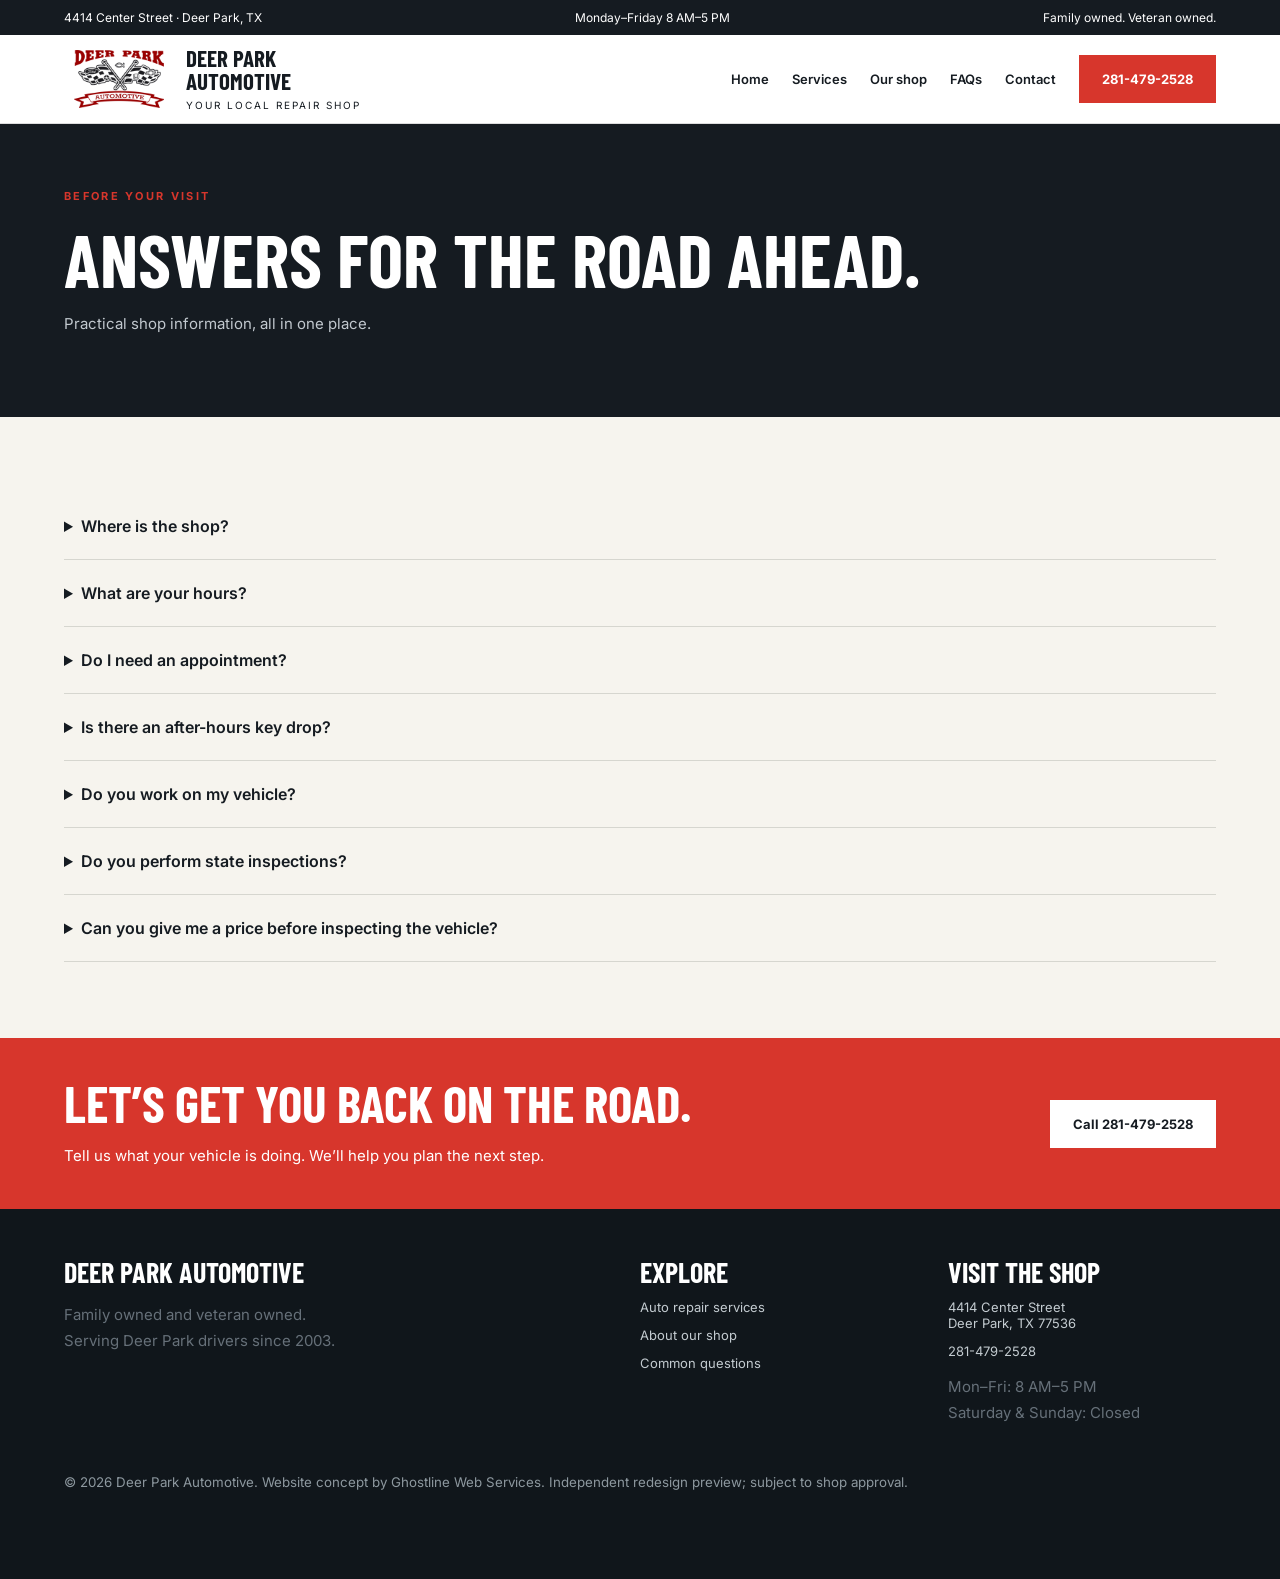
<file: faq.html>
<!doctype html><html lang="en"><head><meta charset="utf-8"><meta name="viewport" content="width=device-width,initial-scale=1"><meta name="robots" content="noindex,nofollow"><title>Auto Repair Questions | Deer Park Automotive</title><meta name="description" content="Answers about shop hours, location, appointments, key drop and vehicle repairs."><meta name="theme-color" content="#151b21"><link rel="stylesheet" href="assets/style.css"><script type="application/ld+json">{"@context": "https://schema.org", "@type": "AutoRepair", "name": "Deer Park Automotive", "telephone": "+1-281-479-2528", "address": {"@type": "PostalAddress", "streetAddress": "4414 Center Street", "addressLocality": "Deer Park", "addressRegion": "TX", "postalCode": "77536", "addressCountry": "US"}, "openingHoursSpecification": [{"@type": "OpeningHoursSpecification", "dayOfWeek": ["Monday", "Tuesday", "Wednesday", "Thursday", "Friday"], "opens": "08:00", "closes": "17:00"}]}</script></head><body><div class="top"><div class="wrap"><span>4414 Center Street · Deer Park, TX</span><span class="hours">Monday–Friday 8 AM–5 PM</span><span>Family owned. Veteran owned.</span></div></div><header><div class="wrap nav"><a class="brand" href="index.html"><img src="assets/logo.png" alt="Deer Park Automotive logo"><strong>Deer Park<br>Automotive<small>YOUR LOCAL REPAIR SHOP</small></strong></a><button class="menu" aria-expanded="false" aria-controls="navigation">Menu</button><nav id="navigation"><a href="index.html">Home</a><a href="services.html">Services</a><a href="about.html">Our shop</a><a href="faq.html">FAQs</a><a href="contact.html">Contact</a><a class="button" href="tel:+12814792528">281-479-2528</a></nav></div></header><main><section class="page-hero"><div class="wrap"><div class="eyebrow">Before your visit</div><h1>Answers for the road ahead.</h1><p>Practical shop information, all in one place.</p></div></section><section class="section wrap"><details><summary>Where is the shop?</summary><p>4414 Center Street, Deer Park, Texas 77536. Visit the Contact page for a map and directions.</p></details><details><summary>What are your hours?</summary><p>Monday through Friday, 8:00 AM to 5:00 PM. Closed Saturday and Sunday.</p></details><details><summary>Do I need an appointment?</summary><p>The existing shop website says no appointment is needed. Call ahead to confirm current availability, especially for diagnosis or a larger repair.</p></details><details><summary>Is there an after-hours key drop?</summary><p>The shop advertises an after-hours key drop. Call during business hours for current drop-off instructions.</p></details><details><summary>Do you work on my vehicle?</summary><p>The shop states that it services most makes and models. Call with your year, make, model and repair needs to confirm.</p></details><details><summary>Do you perform state inspections?</summary><p>The shop’s published service information says it does not perform state inspections, but offers repairs related to failed tests. Call for current service details.</p></details><details><summary>Can you give me a price before inspecting the vehicle?</summary><p>Pricing depends on the vehicle and the cause of the problem. Ask the shop about diagnostic charges and estimates before authorizing work.</p></details></section></main><section class="cta"><div class="wrap"><div><h2>Let’s get you back on the road.</h2><p>Tell us what your vehicle is doing. We’ll help you plan the next step.</p></div><a class="button light" href="tel:+12814792528">Call 281-479-2528</a></div></section><footer><div class="wrap"><div class="cols"><div><h3>Deer Park Automotive</h3><p>Family owned and veteran owned.<br>Serving Deer Park drivers since 2003.</p></div><div><h3>Explore</h3><a href="services.html">Auto repair services</a><a href="about.html">About our shop</a><a href="faq.html">Common questions</a></div><div><h3>Visit the shop</h3><a href="contact.html">4414 Center Street<br>Deer Park, TX 77536</a><a href="tel:+12814792528">281-479-2528</a><p>Mon–Fri: 8 AM–5 PM<br>Saturday & Sunday: Closed</p></div></div><small>© 2026 Deer Park Automotive. Website concept by Ghostline Web Services. Independent redesign preview; subject to shop approval.</small></div></footer><a class="mobile-call" href="tel:+12814792528"><span>Call the shop</span><span>281-479-2528</span></a><script src="assets/site.js"></script></body></html>
</file>
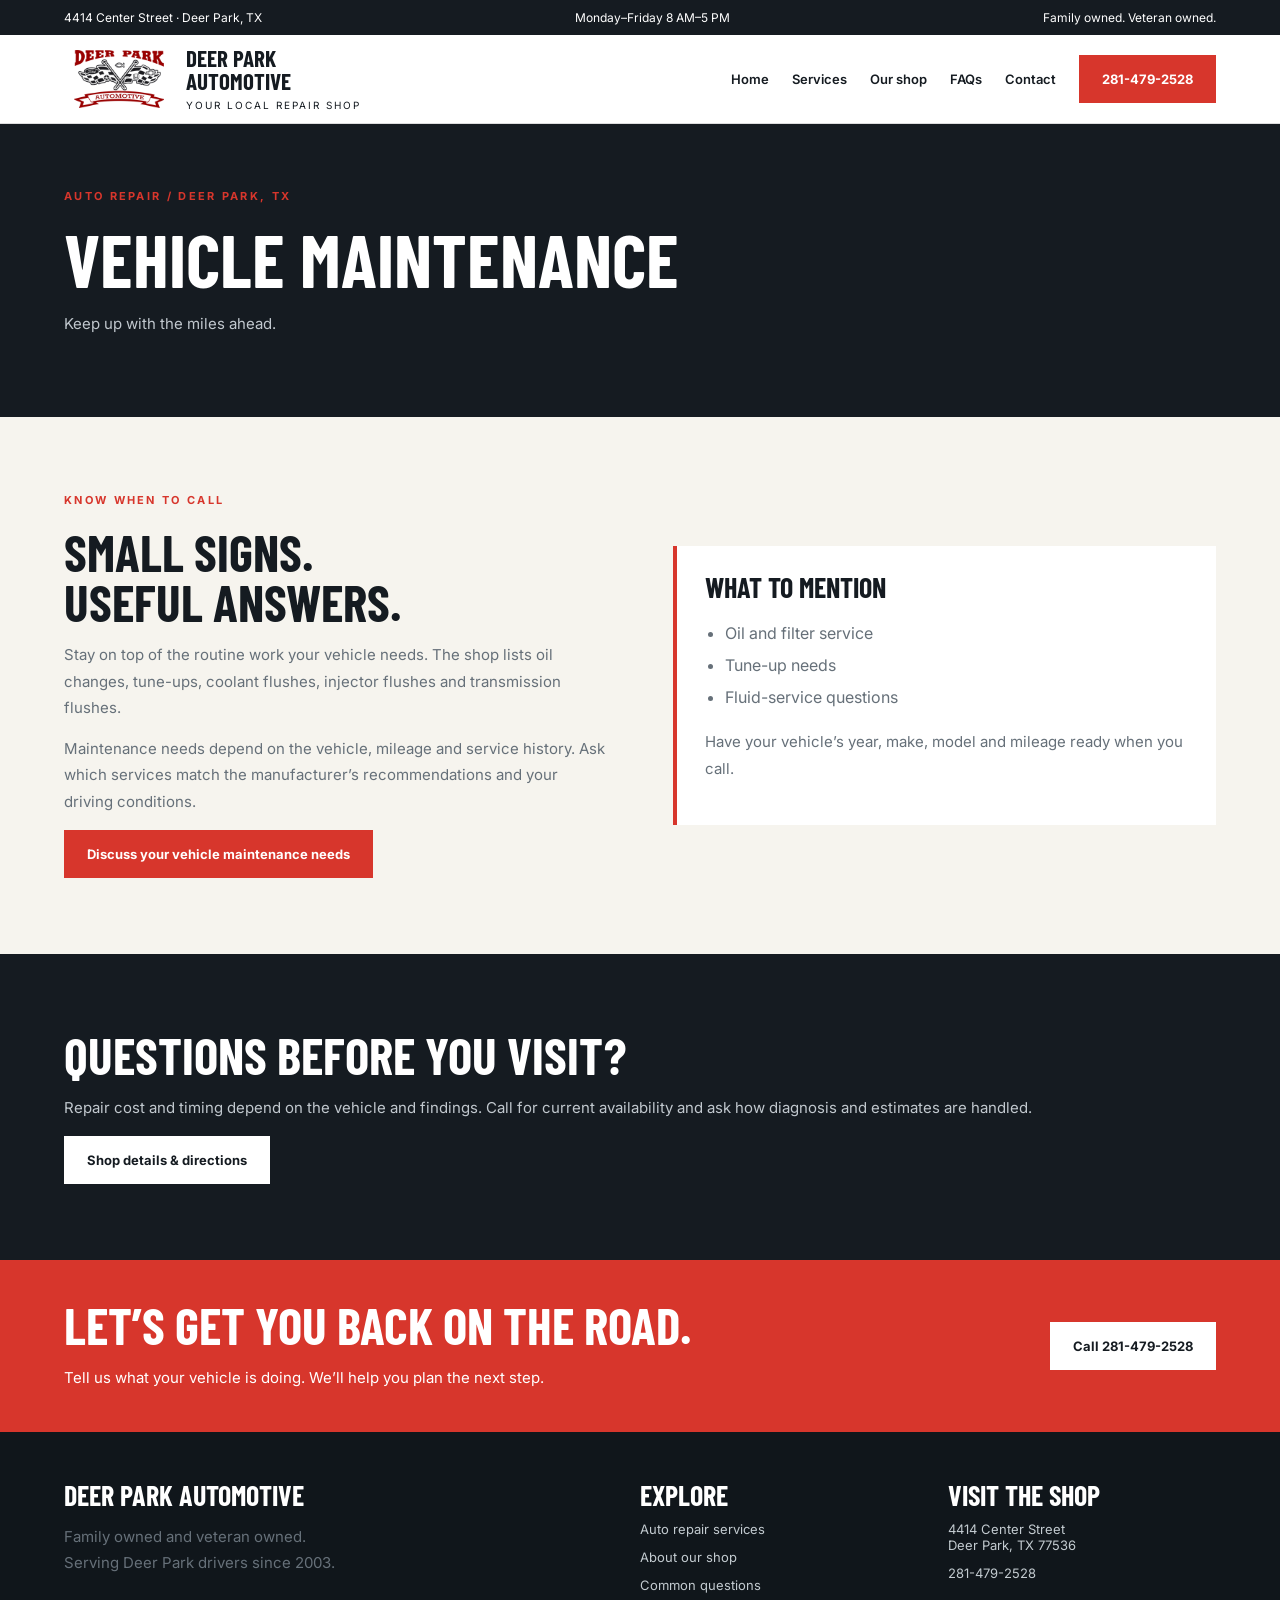
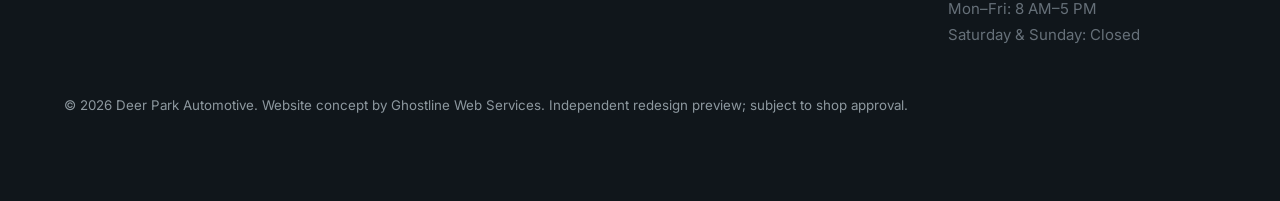
<file: maintenance.html>
<!doctype html><html lang="en"><head><meta charset="utf-8"><meta name="viewport" content="width=device-width,initial-scale=1"><meta name="robots" content="noindex,nofollow"><title>Vehicle maintenance in Deer Park, TX | Deer Park Automotive</title><meta name="description" content="Stay on top of the routine work your vehicle needs. The shop lists oil changes, tune-ups, coolant flushes, injector flushes and transmission flushes."><meta name="theme-color" content="#151b21"><link rel="stylesheet" href="assets/style.css"><script type="application/ld+json">{"@context": "https://schema.org", "@type": "AutoRepair", "name": "Deer Park Automotive", "telephone": "+1-281-479-2528", "address": {"@type": "PostalAddress", "streetAddress": "4414 Center Street", "addressLocality": "Deer Park", "addressRegion": "TX", "postalCode": "77536", "addressCountry": "US"}, "openingHoursSpecification": [{"@type": "OpeningHoursSpecification", "dayOfWeek": ["Monday", "Tuesday", "Wednesday", "Thursday", "Friday"], "opens": "08:00", "closes": "17:00"}]}</script></head><body><div class="top"><div class="wrap"><span>4414 Center Street · Deer Park, TX</span><span class="hours">Monday–Friday 8 AM–5 PM</span><span>Family owned. Veteran owned.</span></div></div><header><div class="wrap nav"><a class="brand" href="index.html"><img src="assets/logo.png" alt="Deer Park Automotive logo"><strong>Deer Park<br>Automotive<small>YOUR LOCAL REPAIR SHOP</small></strong></a><button class="menu" aria-expanded="false" aria-controls="navigation">Menu</button><nav id="navigation"><a href="index.html">Home</a><a href="services.html">Services</a><a href="about.html">Our shop</a><a href="faq.html">FAQs</a><a href="contact.html">Contact</a><a class="button" href="tel:+12814792528">281-479-2528</a></nav></div></header><main><section class="page-hero"><div class="wrap"><div class="eyebrow">Auto repair / Deer Park, TX</div><h1>Vehicle maintenance</h1><p>Keep up with the miles ahead.</p></div></section><section class="section wrap split"><div><div class="eyebrow">Know when to call</div><h2>Small signs.<br>Useful answers.</h2><p>Stay on top of the routine work your vehicle needs. The shop lists oil changes, tune-ups, coolant flushes, injector flushes and transmission flushes.</p><p>Maintenance needs depend on the vehicle, mileage and service history. Ask which services match the manufacturer’s recommendations and your driving conditions.</p><a class="button" href="tel:+12814792528">Discuss your vehicle maintenance needs</a></div><div class="checklist"><h3>What to mention</h3><ul><li>Oil and filter service</li><li>Tune-up needs</li><li>Fluid-service questions</li></ul><p>Have your vehicle’s year, make, model and mileage ready when you call.</p></div></section><section class="section dark"><div class="wrap"><h2>Questions before you visit?</h2><p>Repair cost and timing depend on the vehicle and findings. Call for current availability and ask how diagnosis and estimates are handled.</p><a class="button light" href="contact.html">Shop details & directions</a></div></section></main><section class="cta"><div class="wrap"><div><h2>Let’s get you back on the road.</h2><p>Tell us what your vehicle is doing. We’ll help you plan the next step.</p></div><a class="button light" href="tel:+12814792528">Call 281-479-2528</a></div></section><footer><div class="wrap"><div class="cols"><div><h3>Deer Park Automotive</h3><p>Family owned and veteran owned.<br>Serving Deer Park drivers since 2003.</p></div><div><h3>Explore</h3><a href="services.html">Auto repair services</a><a href="about.html">About our shop</a><a href="faq.html">Common questions</a></div><div><h3>Visit the shop</h3><a href="contact.html">4414 Center Street<br>Deer Park, TX 77536</a><a href="tel:+12814792528">281-479-2528</a><p>Mon–Fri: 8 AM–5 PM<br>Saturday & Sunday: Closed</p></div></div><small>© 2026 Deer Park Automotive. Website concept by Ghostline Web Services. Independent redesign preview; subject to shop approval.</small></div></footer><a class="mobile-call" href="tel:+12814792528"><span>Call the shop</span><span>281-479-2528</span></a><script src="assets/site.js"></script></body></html>
</file>
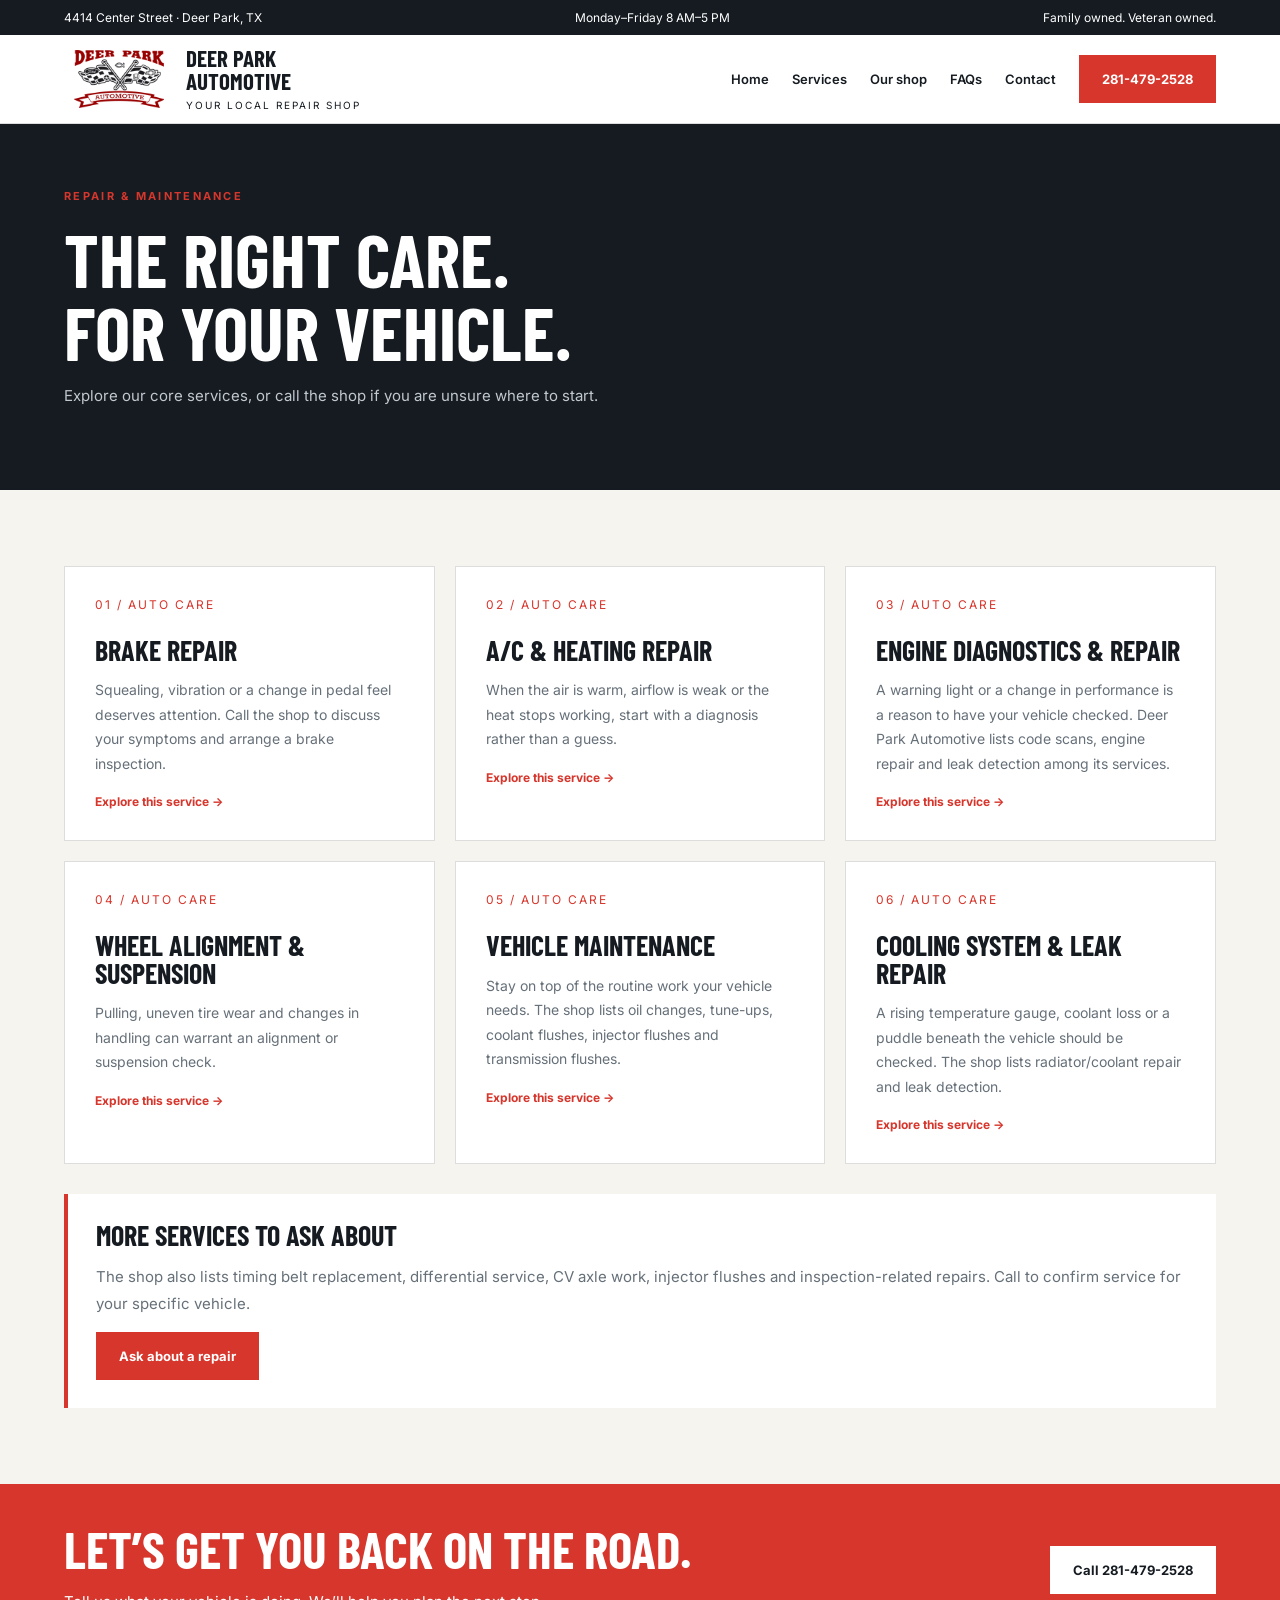
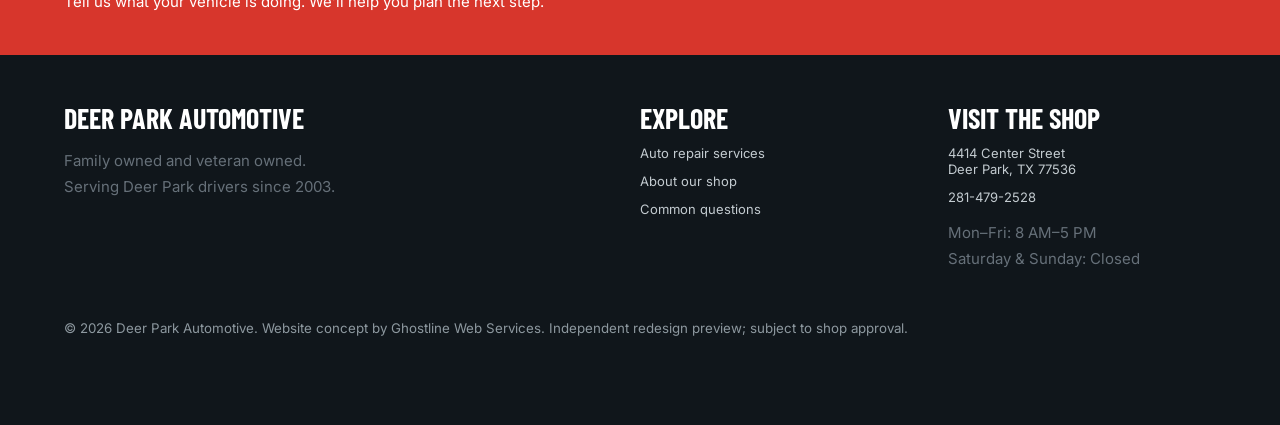
<file: services.html>
<!doctype html><html lang="en"><head><meta charset="utf-8"><meta name="viewport" content="width=device-width,initial-scale=1"><meta name="robots" content="noindex,nofollow"><title>Automotive Repair Services | Deer Park Automotive</title><meta name="description" content="Explore brakes, engine diagnostics, A/C, alignment and maintenance services in Deer Park."><meta name="theme-color" content="#151b21"><link rel="stylesheet" href="assets/style.css"><script type="application/ld+json">{"@context": "https://schema.org", "@type": "AutoRepair", "name": "Deer Park Automotive", "telephone": "+1-281-479-2528", "address": {"@type": "PostalAddress", "streetAddress": "4414 Center Street", "addressLocality": "Deer Park", "addressRegion": "TX", "postalCode": "77536", "addressCountry": "US"}, "openingHoursSpecification": [{"@type": "OpeningHoursSpecification", "dayOfWeek": ["Monday", "Tuesday", "Wednesday", "Thursday", "Friday"], "opens": "08:00", "closes": "17:00"}]}</script></head><body><div class="top"><div class="wrap"><span>4414 Center Street · Deer Park, TX</span><span class="hours">Monday–Friday 8 AM–5 PM</span><span>Family owned. Veteran owned.</span></div></div><header><div class="wrap nav"><a class="brand" href="index.html"><img src="assets/logo.png" alt="Deer Park Automotive logo"><strong>Deer Park<br>Automotive<small>YOUR LOCAL REPAIR SHOP</small></strong></a><button class="menu" aria-expanded="false" aria-controls="navigation">Menu</button><nav id="navigation"><a href="index.html">Home</a><a href="services.html">Services</a><a href="about.html">Our shop</a><a href="faq.html">FAQs</a><a href="contact.html">Contact</a><a class="button" href="tel:+12814792528">281-479-2528</a></nav></div></header><main><section class="page-hero"><div class="wrap"><div class="eyebrow">Repair & maintenance</div><h1>The right care.<br>For your vehicle.</h1><p>Explore our core services, or call the shop if you are unsure where to start.</p></div></section><section class="section wrap"><div class="grid"><a class="card" href="brake-repair.html"><span class="number">01 / AUTO CARE</span><h3>Brake repair</h3><p>Squealing, vibration or a change in pedal feel deserves attention. Call the shop to discuss your symptoms and arrange a brake inspection.</p><span class="link">Explore this service →</span></a><a class="card" href="ac-heating-repair.html"><span class="number">02 / AUTO CARE</span><h3>A/C & heating repair</h3><p>When the air is warm, airflow is weak or the heat stops working, start with a diagnosis rather than a guess.</p><span class="link">Explore this service →</span></a><a class="card" href="engine-diagnostics.html"><span class="number">03 / AUTO CARE</span><h3>Engine diagnostics & repair</h3><p>A warning light or a change in performance is a reason to have your vehicle checked. Deer Park Automotive lists code scans, engine repair and leak detection among its services.</p><span class="link">Explore this service →</span></a><a class="card" href="wheel-alignment.html"><span class="number">04 / AUTO CARE</span><h3>Wheel alignment & suspension</h3><p>Pulling, uneven tire wear and changes in handling can warrant an alignment or suspension check.</p><span class="link">Explore this service →</span></a><a class="card" href="maintenance.html"><span class="number">05 / AUTO CARE</span><h3>Vehicle maintenance</h3><p>Stay on top of the routine work your vehicle needs. The shop lists oil changes, tune-ups, coolant flushes, injector flushes and transmission flushes.</p><span class="link">Explore this service →</span></a><a class="card" href="cooling-system.html"><span class="number">06 / AUTO CARE</span><h3>Cooling system & leak repair</h3><p>A rising temperature gauge, coolant loss or a puddle beneath the vehicle should be checked. The shop lists radiator/coolant repair and leak detection.</p><span class="link">Explore this service →</span></a></div><div class="checklist" style="margin-top:30px"><h3>More services to ask about</h3><p>The shop also lists timing belt replacement, differential service, CV axle work, injector flushes and inspection-related repairs. Call to confirm service for your specific vehicle.</p><a class="button" href="tel:+12814792528">Ask about a repair</a></div></section></main><section class="cta"><div class="wrap"><div><h2>Let’s get you back on the road.</h2><p>Tell us what your vehicle is doing. We’ll help you plan the next step.</p></div><a class="button light" href="tel:+12814792528">Call 281-479-2528</a></div></section><footer><div class="wrap"><div class="cols"><div><h3>Deer Park Automotive</h3><p>Family owned and veteran owned.<br>Serving Deer Park drivers since 2003.</p></div><div><h3>Explore</h3><a href="services.html">Auto repair services</a><a href="about.html">About our shop</a><a href="faq.html">Common questions</a></div><div><h3>Visit the shop</h3><a href="contact.html">4414 Center Street<br>Deer Park, TX 77536</a><a href="tel:+12814792528">281-479-2528</a><p>Mon–Fri: 8 AM–5 PM<br>Saturday & Sunday: Closed</p></div></div><small>© 2026 Deer Park Automotive. Website concept by Ghostline Web Services. Independent redesign preview; subject to shop approval.</small></div></footer><a class="mobile-call" href="tel:+12814792528"><span>Call the shop</span><span>281-479-2528</span></a><script src="assets/site.js"></script></body></html>
</file>
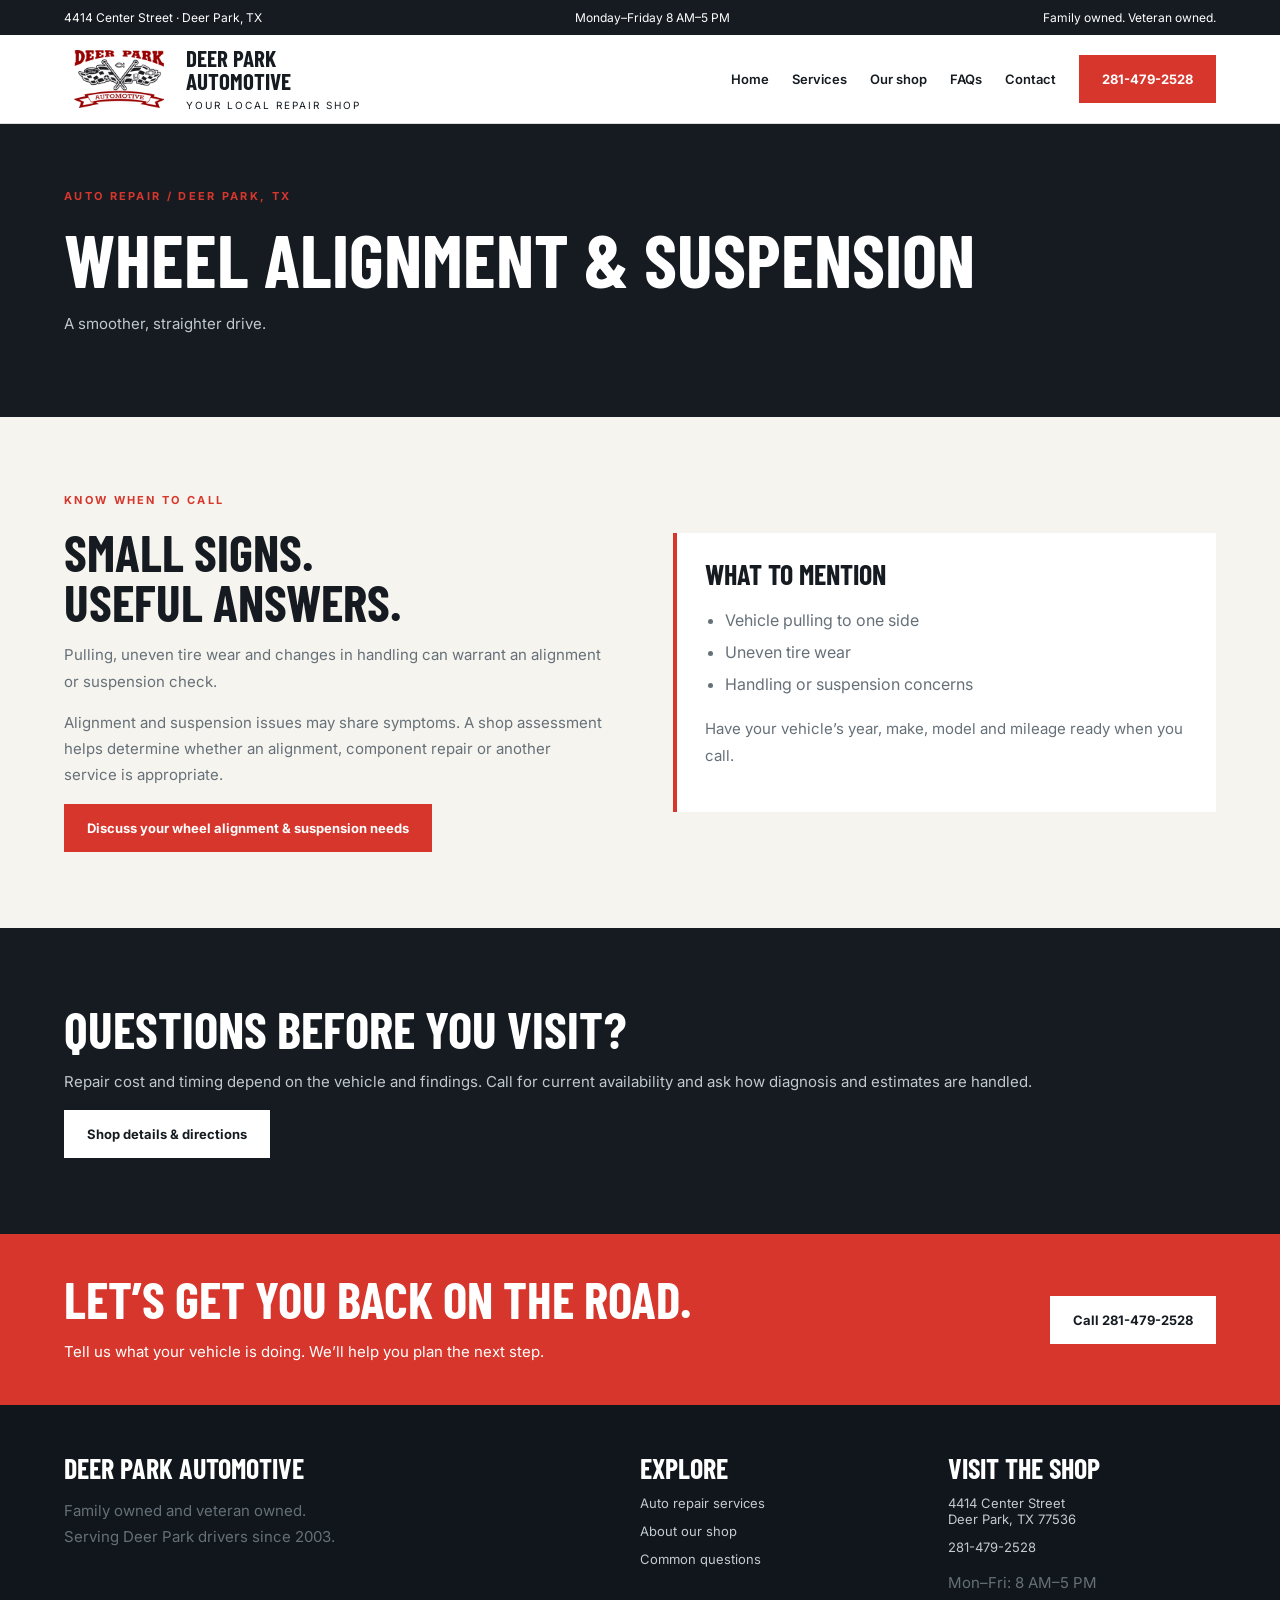
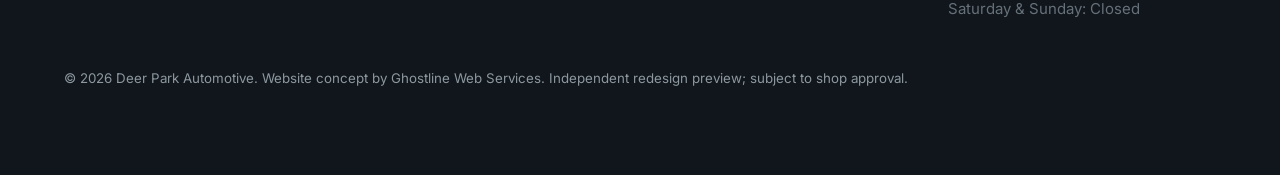
<file: wheel-alignment.html>
<!doctype html><html lang="en"><head><meta charset="utf-8"><meta name="viewport" content="width=device-width,initial-scale=1"><meta name="robots" content="noindex,nofollow"><title>Wheel alignment &amp; suspension in Deer Park, TX | Deer Park Automotive</title><meta name="description" content="Pulling, uneven tire wear and changes in handling can warrant an alignment or suspension check."><meta name="theme-color" content="#151b21"><link rel="stylesheet" href="assets/style.css"><script type="application/ld+json">{"@context": "https://schema.org", "@type": "AutoRepair", "name": "Deer Park Automotive", "telephone": "+1-281-479-2528", "address": {"@type": "PostalAddress", "streetAddress": "4414 Center Street", "addressLocality": "Deer Park", "addressRegion": "TX", "postalCode": "77536", "addressCountry": "US"}, "openingHoursSpecification": [{"@type": "OpeningHoursSpecification", "dayOfWeek": ["Monday", "Tuesday", "Wednesday", "Thursday", "Friday"], "opens": "08:00", "closes": "17:00"}]}</script></head><body><div class="top"><div class="wrap"><span>4414 Center Street · Deer Park, TX</span><span class="hours">Monday–Friday 8 AM–5 PM</span><span>Family owned. Veteran owned.</span></div></div><header><div class="wrap nav"><a class="brand" href="index.html"><img src="assets/logo.png" alt="Deer Park Automotive logo"><strong>Deer Park<br>Automotive<small>YOUR LOCAL REPAIR SHOP</small></strong></a><button class="menu" aria-expanded="false" aria-controls="navigation">Menu</button><nav id="navigation"><a href="index.html">Home</a><a href="services.html">Services</a><a href="about.html">Our shop</a><a href="faq.html">FAQs</a><a href="contact.html">Contact</a><a class="button" href="tel:+12814792528">281-479-2528</a></nav></div></header><main><section class="page-hero"><div class="wrap"><div class="eyebrow">Auto repair / Deer Park, TX</div><h1>Wheel alignment & suspension</h1><p>A smoother, straighter drive.</p></div></section><section class="section wrap split"><div><div class="eyebrow">Know when to call</div><h2>Small signs.<br>Useful answers.</h2><p>Pulling, uneven tire wear and changes in handling can warrant an alignment or suspension check.</p><p>Alignment and suspension issues may share symptoms. A shop assessment helps determine whether an alignment, component repair or another service is appropriate.</p><a class="button" href="tel:+12814792528">Discuss your wheel alignment & suspension needs</a></div><div class="checklist"><h3>What to mention</h3><ul><li>Vehicle pulling to one side</li><li>Uneven tire wear</li><li>Handling or suspension concerns</li></ul><p>Have your vehicle’s year, make, model and mileage ready when you call.</p></div></section><section class="section dark"><div class="wrap"><h2>Questions before you visit?</h2><p>Repair cost and timing depend on the vehicle and findings. Call for current availability and ask how diagnosis and estimates are handled.</p><a class="button light" href="contact.html">Shop details & directions</a></div></section></main><section class="cta"><div class="wrap"><div><h2>Let’s get you back on the road.</h2><p>Tell us what your vehicle is doing. We’ll help you plan the next step.</p></div><a class="button light" href="tel:+12814792528">Call 281-479-2528</a></div></section><footer><div class="wrap"><div class="cols"><div><h3>Deer Park Automotive</h3><p>Family owned and veteran owned.<br>Serving Deer Park drivers since 2003.</p></div><div><h3>Explore</h3><a href="services.html">Auto repair services</a><a href="about.html">About our shop</a><a href="faq.html">Common questions</a></div><div><h3>Visit the shop</h3><a href="contact.html">4414 Center Street<br>Deer Park, TX 77536</a><a href="tel:+12814792528">281-479-2528</a><p>Mon–Fri: 8 AM–5 PM<br>Saturday & Sunday: Closed</p></div></div><small>© 2026 Deer Park Automotive. Website concept by Ghostline Web Services. Independent redesign preview; subject to shop approval.</small></div></footer><a class="mobile-call" href="tel:+12814792528"><span>Call the shop</span><span>281-479-2528</span></a><script src="assets/site.js"></script></body></html>
</file>
<file: assets/style.css>
@import url('https://fonts.googleapis.com/css2?family=Barlow+Condensed:wght@600;700;800&family=Inter:wght@400;500;600;700&display=swap');:root{--red:#d7362c;--ink:#151b21;--muted:#667079;--paper:#f6f4ee}*{box-sizing:border-box}body{margin:0;font-family:Inter,Arial,sans-serif;color:var(--ink);background:var(--paper)}a{color:inherit}img{max-width:100%}.wrap{width:min(1180px,90%);margin:auto}.top{background:var(--ink);color:#fff;font-size:12px;padding:10px 0}.top .wrap{display:flex;justify-content:space-between;gap:15px}header{background:#fff;position:sticky;top:0;z-index:20;border-bottom:1px solid #ddd}.nav{min-height:88px;display:flex;align-items:center;justify-content:space-between;gap:25px}.brand{display:flex;align-items:center;gap:12px;text-decoration:none}.brand img{width:110px;height:58px;object-fit:contain}.brand strong{font-family:'Barlow Condensed',Arial,sans-serif;font-size:23px;line-height:1;text-transform:uppercase}.brand small{display:block;font:10px Inter;letter-spacing:2px;margin-top:6px}nav{display:flex;align-items:center;gap:23px}nav a{text-decoration:none;font-size:13px;font-weight:600}.button{display:inline-flex;justify-content:center;align-items:center;padding:16px 23px;background:var(--red);color:#fff;text-decoration:none;font-weight:700;font-size:13px;border:0}.button.light{background:#fff;color:var(--ink)}.button.outline{background:transparent;border:1px solid #a7afb4;color:inherit}.menu{display:none}.hero{background:#182027;color:#fff;position:relative;overflow:hidden}.hero-grid{display:grid;grid-template-columns:1.05fr 1fr;min-height:530px}.hero-copy{padding:66px 0 55px;padding-right:40px;position:relative;z-index:1}.eyebrow{font-size:11px;font-weight:700;letter-spacing:2.3px;text-transform:uppercase;color:var(--red);margin-bottom:20px}.hero .eyebrow{color:#ff928a}h1,h2,h3{font-family:'Barlow Condensed',Impact,Arial,sans-serif;font-weight:700;text-transform:uppercase;line-height:.98;margin:0}h1{font-size:clamp(48px,5.8vw,78px)}h2{font-size:clamp(35px,4vw,53px)}h3{font-size:28px}p{line-height:1.75;color:var(--muted);font-size:15px}.hero p{color:#c6ced2;max-width:490px;margin:24px 0}.actions{display:flex;gap:12px;flex-wrap:wrap}.hero-media{position:relative;min-height:400px}.hero-media img{width:100%;height:100%;object-fit:cover}.hero-media:after{content:'';position:absolute;inset:0;background:linear-gradient(90deg,#182027,transparent 40%)}.hero-note{position:absolute;bottom:25px;right:25px;background:#fff;color:var(--ink);padding:20px;z-index:2;max-width:230px}.hero-note small{display:block;margin-top:8px;color:var(--muted)}.trust{background:#fff;border-bottom:1px solid #ddd}.trust .wrap{display:grid;grid-template-columns:repeat(3,1fr);padding:25px 0;gap:20px;font-size:12px;font-weight:700;letter-spacing:1px;text-transform:uppercase}.trust span{border-right:1px solid #ddd}.section{padding:76px 0}.section-head{display:flex;justify-content:space-between;align-items:end;gap:35px;margin-bottom:35px}.section-head p{max-width:400px;margin:0}.grid{display:grid;grid-template-columns:repeat(3,1fr);gap:20px}.card{padding:30px;background:#fff;border:1px solid #ddd;text-decoration:none;display:block}.card .number{color:var(--red);font-size:12px;letter-spacing:2px;display:block;margin-bottom:25px}.card p{font-size:14px}.card .link{font-weight:700;font-size:12px;color:var(--red)}.card:hover{border-color:var(--red)}.split{display:grid;grid-template-columns:1fr 1fr;gap:65px;align-items:center}.split img{width:100%;max-height:450px;object-fit:cover}.dark{background:var(--ink);color:white}.dark p{color:#c1c8ce}.steps{display:grid;grid-template-columns:repeat(3,1fr);gap:35px;margin-top:40px}.steps b{display:block;color:#ff928a;font-size:13px;margin-bottom:18px}.cta{background:var(--red);color:white;padding:40px 0}.cta .wrap{display:flex;justify-content:space-between;gap:30px;align-items:center}.cta p{color:white;margin-bottom:0}.page-hero{background:var(--ink);color:white;padding:65px 0}.page-hero p{color:#c1c8ce;max-width:650px}ul{line-height:2;color:var(--muted);padding-left:20px}.checklist{padding:28px;background:#fff;border-left:4px solid var(--red)}details{border-bottom:1px solid #d6d6cf;padding:21px 0}summary{font-weight:600;cursor:pointer;line-height:1.5}details p{max-width:850px}iframe{width:100%;height:420px;border:0}footer{background:#10161b;color:#fff;padding:50px 0 85px}footer .cols{display:grid;grid-template-columns:2fr 1fr 1fr;gap:40px}footer a{display:block;text-decoration:none;margin:12px 0;font-size:13px;color:#c3cbd0}footer small{display:block;color:#8d989f;line-height:1.7;margin-top:30px}.mobile-call{display:none}a:focus-visible,button:focus-visible,summary:focus-visible{outline:3px solid #ffad3a;outline-offset:4px}@media(max-width:850px){.nav{min-height:75px}.brand strong{font-size:20px}.brand img{width:80px}.menu{display:block;background:transparent;border:1px solid #ccc;padding:9px}nav{display:none;position:absolute;top:75px;left:0;right:0;background:#fff;padding:25px;flex-direction:column;align-items:stretch}nav.open{display:flex}.hero-grid{grid-template-columns:1fr}.hero-copy{padding:48px 0 35px}.hero-media{height:280px;min-height:0}.hero-media:after{background:linear-gradient(180deg,#182027,transparent 35%)}.hero-note{bottom:18px;right:18px}.grid{grid-template-columns:repeat(2,1fr)}.split{grid-template-columns:1fr;gap:30px}.section{padding:48px 0}.section-head{display:block}.section-head p{margin-top:20px}.top .wrap{font-size:10px}.top .hours{display:none}.trust .wrap{font-size:10px;gap:10px}.cta .wrap{display:block}.cta .button{margin-top:20px}.steps{grid-template-columns:1fr;gap:25px}footer .cols{grid-template-columns:1fr 1fr}.mobile-call{display:flex;position:fixed;bottom:0;left:0;right:0;z-index:30;justify-content:space-between;align-items:center;background:var(--red);color:white;padding:15px 6%;text-decoration:none;font-size:13px;font-weight:700}.page-hero{padding:45px 0}}@media(max-width:520px){.grid{grid-template-columns:1fr}.trust .wrap{grid-template-columns:1fr;padding:20px 0}.trust span{border:0}.brand small{letter-spacing:1px}.hero-media{height:230px}footer .cols{grid-template-columns:1fr}.button{padding:15px 17px}}
</file>
